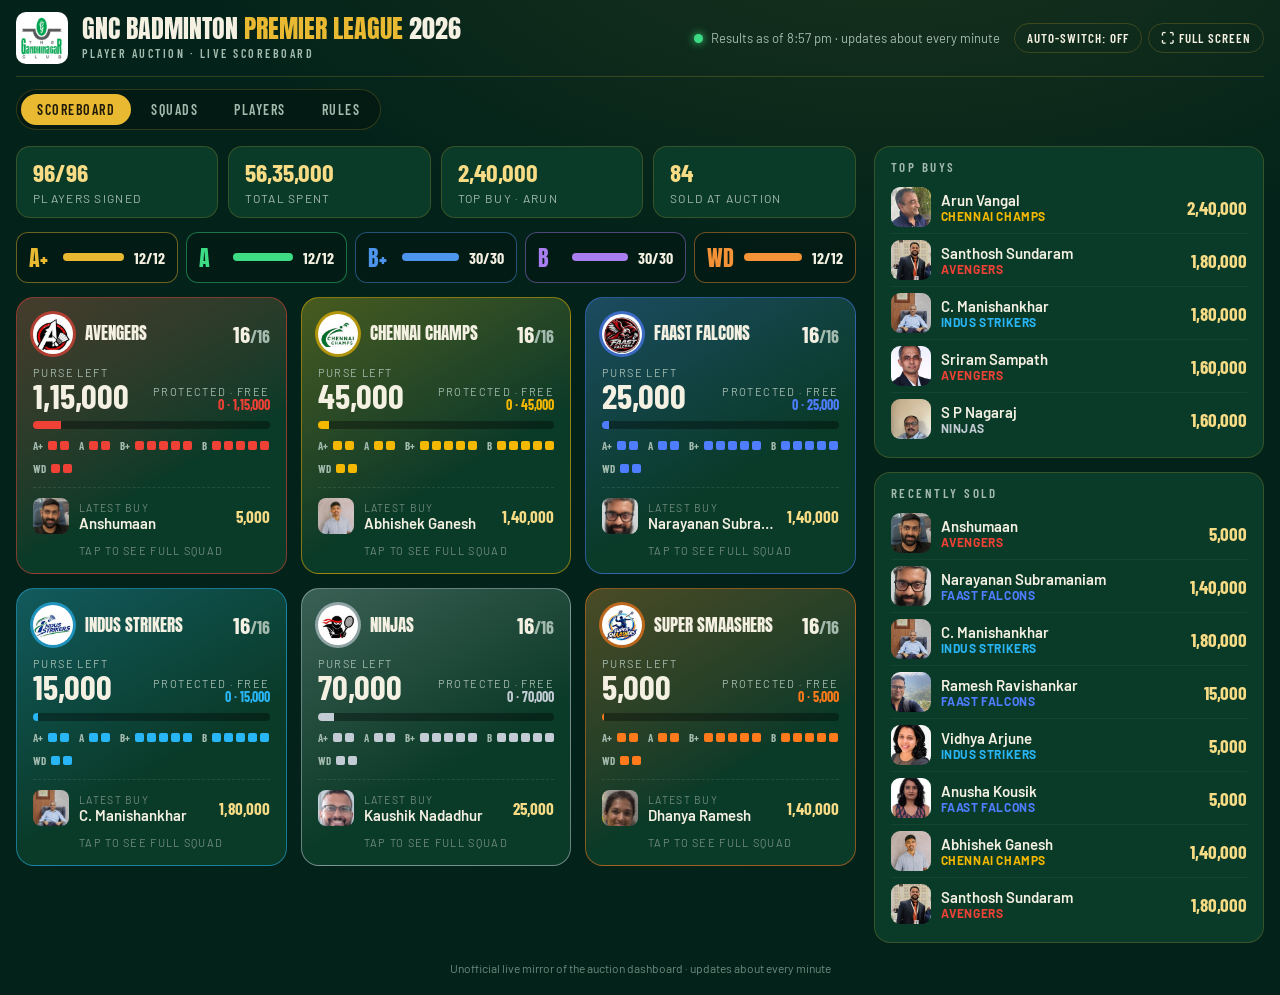
<file: index.html>
<!doctype html><html lang="en"><head><meta charset="utf-8"><meta name="viewport" content="width=device-width,initial-scale=1">
<title>GNC BPL 2026 · Live Scoreboard</title>
<link rel="icon" href="img/club.png"><link rel="stylesheet" href="https://fonts.googleapis.com/css2?family=Anton&family=Barlow+Condensed:wght@600;700&family=Barlow:wght@400;600&display=swap">
<style>:root{--bg:#03231a;--panel:#0a3a28;--panel2:#0e4631;--line:rgba(232,185,49,.2);--gold:#e8b931;--gold2:#f7dc85;--ink:#f4f0e2;--muted:#a3baae;--dim:#6f8a7d}
*{box-sizing:border-box}html,body{margin:0;background:var(--bg);color:var(--ink);font:15px Barlow,system-ui,sans-serif}
body{padding:0 16px 20px;background-image:radial-gradient(1200px 600px at 70% -10%,rgba(232,185,49,.1),transparent 60%)}
header{display:flex;align-items:center;gap:14px;padding:12px 0;border-bottom:1px solid var(--line);flex-wrap:wrap}
.club{width:52px;height:52px;border-radius:10px;background:#fff;padding:3px}
h1{font:400 clamp(20px,2vw,30px)/1 Anton,Impact,sans-serif;text-transform:uppercase;margin:0}h1 span{color:var(--gold)}
header p{margin:4px 0 0;font:600 12px "Barlow Condensed";letter-spacing:2.5px;text-transform:uppercase;color:var(--muted)}
.upd{margin-left:auto;font-size:13px;color:var(--muted);display:flex;align-items:center;gap:8px}.upd i{width:9px;height:9px;border-radius:50%;background:#3ddc84;box-shadow:0 0 8px #3ddc84}
main{display:grid;grid-template-columns:minmax(0,2.15fr) minmax(0,1fr);gap:18px;margin-top:16px;align-items:start}
.L,.R{display:flex;flex-direction:column;gap:14px;min-width:0}
.kp{display:grid;grid-template-columns:repeat(4,minmax(0,1fr));gap:10px}.kp div{background:var(--panel);border:1px solid var(--line);border-radius:14px;padding:12px 16px;min-width:0}
.kp b{display:block;font:700 clamp(22px,2vw,38px)/1 "Barlow Condensed";color:var(--gold2);white-space:nowrap;overflow:hidden;text-overflow:ellipsis}.kp span{display:block;margin-top:6px;font-size:12px;letter-spacing:1.3px;text-transform:uppercase;color:var(--muted)}
.cats{display:flex;gap:8px;flex-wrap:wrap}.c{flex:1 1 0;min-width:110px;display:flex;align-items:center;gap:10px;padding:8px 12px;border-radius:12px;background:rgba(0,0,0,.22);border:1px solid color-mix(in srgb,var(--q) 45%,transparent)}
.c b{font:400 22px Anton;color:var(--q);min-width:2.2ch}.c i{flex:1;height:8px;border-radius:9px;background:rgba(255,255,255,.08);overflow:hidden}.c u{display:block;height:100%;background:var(--q)}.c em{font:700 16px "Barlow Condensed";font-style:normal}
.teams{display:grid;grid-template-columns:repeat(3,minmax(0,1fr));gap:14px}
.t{border-radius:18px;background:linear-gradient(150deg,color-mix(in srgb,var(--tc) 26%,var(--panel)),var(--panel) 62%);border:1px solid color-mix(in srgb,var(--tc) 50%,transparent);min-width:0;overflow:hidden}
.t summary{list-style:none;cursor:pointer;padding:16px}.t summary::-webkit-details-marker{display:none}
.th{display:flex;align-items:center;gap:12px}.th .lg{width:clamp(40px,3vw,56px);height:clamp(40px,3vw,56px);border-radius:50%;box-shadow:0 0 0 3px color-mix(in srgb,var(--tc) 65%,transparent);background:#fff}
.th b{flex:1;min-width:0;font:400 clamp(17px,1.3vw,24px)/1 Anton;text-transform:uppercase;white-space:nowrap;overflow:hidden;text-overflow:ellipsis}.th em{font:700 18px "Barlow Condensed";font-style:normal;color:var(--muted)}.th em i{font-style:normal;color:var(--ink);font-size:1.3em}
.mn{display:grid;grid-template-columns:1fr auto;gap:8px;align-items:end;margin-top:12px}.mn span{display:block;font-size:11px;letter-spacing:1.4px;text-transform:uppercase;color:var(--muted)}
.mn b{display:block;font:700 clamp(30px,2.7vw,50px)/.95 "Barlow Condensed";white-space:nowrap}.mn .r{text-align:right}.mn b.s{font-size:clamp(14px,1.05vw,19px);color:var(--tc)}
.bar{height:8px;border-radius:9px;background:rgba(0,0,0,.35);margin-top:10px;overflow:hidden}.bar u{display:block;height:100%;background:var(--tc)}
.pips{display:flex;gap:10px;flex-wrap:wrap;margin-top:10px}.pg{display:flex;align-items:center;gap:3px}.pg em{font:700 11px "Barlow Condensed";font-style:normal;color:var(--muted);margin-right:2px}
.pg i{width:9px;height:9px;border-radius:2px;border:1px solid color-mix(in srgb,var(--tc) 70%,transparent)}.pg i.on{background:var(--tc)}
.lb{display:flex;align-items:center;gap:10px;margin-top:12px;padding-top:10px;border-top:1px dashed rgba(255,255,255,.1)}.lb img,.lb .np{width:36px;height:36px;border-radius:8px;object-fit:cover}
.lb div{flex:1;min-width:0}.lb small{display:block;font-size:10.5px;letter-spacing:1.3px;text-transform:uppercase;color:var(--dim)}.lb b{display:block;font-weight:600;white-space:nowrap;overflow:hidden;text-overflow:ellipsis}.lb>span{font:700 17px "Barlow Condensed";color:var(--gold2)}.lb.none{color:var(--dim);font-size:13px}
.more{margin-top:10px;font-size:11px;letter-spacing:1.3px;text-transform:uppercase;color:var(--dim);text-align:center}.t[open] .more{display:none}
.roster{padding:0 14px 14px}.rc{font:700 12px "Barlow Condensed";letter-spacing:2px;color:var(--q);margin:10px 2px 4px}
.rp{display:grid;grid-template-columns:30px minmax(0,1fr) auto;gap:8px;align-items:center;padding:4px;border-radius:8px;background:rgba(0,0,0,.18);margin-bottom:4px}.rp img,.rp .np{width:30px;height:30px;border-radius:6px;object-fit:cover}
.rp b{font-weight:500;font-size:13px;white-space:nowrap;overflow:hidden;text-overflow:ellipsis}.rp span{font:600 13px "Barlow Condensed";color:var(--gold2)}.rp.open{display:block;text-align:center;color:var(--dim);font-size:11px;letter-spacing:1px;text-transform:uppercase;background:none;border:1px dashed rgba(255,255,255,.1)}
.np{display:grid;place-items:center;background:#0c2a20;color:var(--gold);font-family:Anton}
.hero{border-radius:20px;padding:18px;background:linear-gradient(160deg,var(--panel2),var(--panel) 70%);border:1px solid var(--gold)}.hero.sold{border-color:var(--tc);background:linear-gradient(160deg,color-mix(in srgb,var(--tc) 30%,var(--panel)),var(--panel) 70%)}
.tag{display:inline-flex;align-items:center;gap:8px;font:700 14px "Barlow Condensed";letter-spacing:2.5px;text-transform:uppercase;color:var(--gold)}.hero.sold .tag{color:var(--tc)}.tag i{width:10px;height:10px;border-radius:50%;background:#ff6b5b;box-shadow:0 0 10px #ff6b5b}
.hb{display:grid;grid-template-columns:clamp(100px,7.5vw,150px) minmax(0,1fr);gap:16px;align-items:center;margin-top:12px}.big{width:100%;aspect-ratio:4/5;border-radius:14px;object-fit:cover;border:2px solid var(--gold);font-size:60px}.hero.sold .big{border-color:var(--tc)}
.hero h2{font:400 clamp(24px,2vw,38px)/.95 Anton;text-transform:uppercase;margin:4px 0 8px}.hero small{font:600 12px "Barlow Condensed";letter-spacing:2px;text-transform:uppercase;color:var(--muted)}
.amt{font:700 clamp(30px,2.6vw,50px)/1 "Barlow Condensed";color:var(--gold2)}.who{display:flex;align-items:center;gap:8px;margin-top:8px;font:700 18px "Barlow Condensed";text-transform:uppercase;color:var(--tc)}.who .lg{width:30px;height:30px;border-radius:50%;background:#fff}
.soon{color:var(--muted);font-size:18px}
.box{background:var(--panel);border:1px solid var(--line);border-radius:16px;padding:12px 16px}.box h4{margin:0 0 6px;font:600 13px "Barlow Condensed";letter-spacing:2.5px;text-transform:uppercase;color:var(--muted)}
.row{display:grid;grid-template-columns:40px minmax(0,1fr) auto;gap:10px;align-items:center;padding:6px 0;border-bottom:1px solid rgba(255,255,255,.05)}.row:last-child{border-bottom:0}
.row img,.row .np{width:40px;height:40px;border-radius:9px;object-fit:cover}.row b{display:block;font-weight:600;white-space:nowrap;overflow:hidden;text-overflow:ellipsis}.row small{display:block;font-size:12px;font-weight:700;letter-spacing:.6px;text-transform:uppercase;color:var(--tc)}
.row .p{font:700 19px "Barlow Condensed";color:var(--gold2)}.rk{font:400 20px Anton;color:var(--gold);text-align:center}.em{color:var(--muted)}
footer{margin-top:18px;text-align:center;color:var(--dim);font-size:12px}
@media (max-width:1200px){main{grid-template-columns:1fr}.L,.R{display:contents}.hero{order:-1}.teams{grid-template-columns:repeat(2,minmax(0,1fr))}}
@media (max-width:640px){.kp{grid-template-columns:repeat(2,minmax(0,1fr))}.teams{grid-template-columns:1fr}.upd{margin-left:0;width:100%}}
.tabs{display:flex;gap:4px;margin-top:12px;background:rgba(0,0,0,.25);padding:4px;border-radius:999px;border:1px solid var(--line);width:fit-content;max-width:100%;overflow-x:auto}
.tabs a{padding:7px 16px;border-radius:999px;font:600 14px "Barlow Condensed";letter-spacing:1.5px;text-transform:uppercase;color:var(--muted);text-decoration:none;white-space:nowrap}
.tabs a.on{background:var(--gold);color:#1d1a08}
[hidden]{display:none!important}
.sqs{display:grid;grid-template-columns:repeat(6,minmax(0,1fr));gap:12px;margin-top:16px}
.sq{border-radius:16px;background:linear-gradient(180deg,color-mix(in srgb,var(--tc) 26%,var(--panel)),var(--panel) 140px);border:1px solid color-mix(in srgb,var(--tc) 45%,transparent);padding:12px;min-width:0}
.sq .th b{font-size:clamp(15px,1.1vw,20px)}.sq .th .lg{width:40px;height:40px}
.sqm{display:flex;justify-content:space-between;gap:6px;flex-wrap:wrap;margin:10px 2px 4px;font-size:12px;color:var(--muted)}.sqm b{color:var(--ink);font:700 16px "Barlow Condensed"}
.rc em{font-style:normal;color:var(--muted)}
.flt{display:flex;gap:10px;flex-wrap:wrap;margin-top:16px}.seg{display:flex;gap:3px;background:rgba(0,0,0,.25);padding:3px;border-radius:10px;border:1px solid var(--line);flex-wrap:wrap}
.seg button{border:0;background:none;color:var(--muted);padding:6px 10px;border-radius:7px;font:600 13px "Barlow Condensed";letter-spacing:1px;text-transform:uppercase;cursor:pointer}.seg button.on{background:var(--panel2);color:var(--gold)}
.grid{display:grid;grid-template-columns:repeat(auto-fill,minmax(130px,1fr));gap:12px;margin-top:14px}
.pc{border-radius:12px;overflow:hidden;background:var(--panel);border:1px solid var(--line);min-width:0}.pc .im{position:relative;aspect-ratio:4/5;background:#0c2a20}
.pc .im img,.pc .im .np{width:100%;height:100%;object-fit:cover;display:grid;font-size:40px}.pc.sold .im img,.pc.ret .im img{filter:grayscale(.5) brightness(.75)}.pc.uns .im img{filter:grayscale(1) brightness(.5)}
.pc .no{position:absolute;left:0;top:0;background:var(--gold);color:#1d1a08;font:700 14px "Barlow Condensed";padding:1px 8px;border-bottom-right-radius:8px}
.pc .ct{position:absolute;right:6px;top:6px;color:#111;font:700 12px "Barlow Condensed";padding:1px 6px;border-radius:5px}
.pc b{display:block;padding:7px 8px 0;font-size:13px;line-height:1.15}.pc small{display:block;padding:3px 8px 8px;font:700 12px "Barlow Condensed";letter-spacing:.4px;text-transform:uppercase;color:var(--tc)}
.rules{max-width:1000px;margin:16px auto 0}.rules h2{font:400 clamp(24px,2.4vw,34px) Anton;text-transform:uppercase;margin:0}.rsub{color:var(--muted);margin:6px 0 12px}
.rlist{list-style:none;margin:0;padding:0}
.rlist .rule{display:grid;grid-template-columns:40px minmax(0,1fr);gap:14px;padding:18px 0;border-bottom:1px solid var(--line)}
.rlist .rn{width:40px;height:40px;border-radius:50%;background:var(--gold);color:#1d1a08;display:grid;place-items:center;font:700 20px "Barlow Condensed"}
.rlist .rule>div>b{display:block;font:400 clamp(18px,1.6vw,22px)/1.15 Anton;text-transform:uppercase;color:var(--gold2);margin:6px 0 8px;letter-spacing:.3px}
.rlist p{color:var(--muted);line-height:1.55;margin:0}.rlist p b{color:var(--ink);font-weight:600}.rlist p i{color:var(--dim)}
.rlist .ex{margin-top:12px;padding:12px 16px;border-left:3px solid var(--gold);background:rgba(255,255,255,.04);border-radius:0 10px 10px 0;line-height:1.55;min-width:0}
.rlist .ex small{display:block;font:700 12px "Barlow Condensed";letter-spacing:1.2px;text-transform:uppercase;color:var(--gold);margin-bottom:6px}
.rlist .ex span{display:block}.rlist .ex span+span{margin-top:6px}.rlist .ex b{color:var(--ink);font-weight:600}
.rlist .rtab{overflow-x:auto;margin:4px 0;-webkit-overflow-scrolling:touch}
.rlist table{width:100%;border-collapse:collapse;font-size:14px;min-width:520px}
.rlist th{text-align:left;font:700 12px "Barlow Condensed";letter-spacing:1px;text-transform:uppercase;color:var(--muted);padding:7px 10px;border-bottom:1px solid var(--line);white-space:nowrap}
.rlist td{padding:7px 10px;border-bottom:1px solid rgba(255,255,255,.06);white-space:nowrap}.rlist .r{text-align:right}.rlist tr.tot td{font-weight:700;border-top:1px solid var(--line)}
.rlist .rt-team{display:inline-flex;align-items:center;gap:8px}.rlist .rt-team img,.rlist .rt-team .lg{width:26px;height:26px;border-radius:50%;background:#fff;box-shadow:0 0 0 2px var(--tc)}.rlist .rt-team b{font-weight:600}
.rlist .fn{display:block;font-size:13px;color:var(--dim);margin-top:8px;white-space:normal;line-height:1.45}
@media (max-width:1200px){.sqs{grid-template-columns:repeat(3,minmax(0,1fr))}}
@media (max-width:640px){.sqs{grid-template-columns:1fr}.grid{grid-template-columns:repeat(2,minmax(0,1fr))}.tabs{width:100%;justify-content:space-between}.tabs a{padding:6px 9px;font-size:12.5px;letter-spacing:.8px}}
#sov{position:fixed;inset:0;z-index:50;display:grid;place-items:center;background:radial-gradient(circle at 50% 45%,color-mix(in srgb,var(--tc) 55%,#000) 0%,rgba(0,0,0,.92) 70%);cursor:pointer;padding:16px;animation:fi .25s}
#sov[hidden]{display:none!important}@keyframes fi{from{opacity:0}}
#sov .si{display:flex;align-items:center;gap:clamp(18px,4vw,56px);flex-wrap:wrap;justify-content:center;text-align:center}
#sov .sp{width:clamp(150px,22vw,300px);aspect-ratio:4/5;object-fit:cover;border-radius:18px;border:4px solid var(--gold);box-shadow:0 30px 80px rgba(0,0,0,.6);animation:pop .5s cubic-bezier(.2,1.4,.4,1)}
@keyframes pop{from{transform:scale(.6) rotate(-6deg);opacity:0}}
#sov .sw{font:400 clamp(70px,13vw,180px)/.85 Anton;color:var(--gold);letter-spacing:4px;animation:slam .45s cubic-bezier(.2,1.6,.4,1) .1s both}@keyframes slam{from{transform:scale(2.6);opacity:0}}
#sov .sn{font:400 clamp(28px,4vw,52px) Anton;text-transform:uppercase;margin-top:8px}
#sov .st{display:flex;align-items:center;justify-content:center;gap:14px;margin-top:14px}#sov .st img{width:64px;height:64px;border-radius:50%;background:#fff;box-shadow:0 0 0 4px var(--tc)}
#sov .st b{font:400 clamp(24px,3vw,40px) Anton;text-transform:uppercase;color:var(--tc)}
#sov .spr{font:700 clamp(44px,6vw,86px) "Barlow Condensed";margin-top:8px}
#sov .sd{position:absolute;bottom:18px;left:0;right:0;text-align:center;color:var(--muted);font-size:12px;letter-spacing:2px;text-transform:uppercase}
#cf{position:fixed;inset:0;pointer-events:none;z-index:60}
.sqsearch{display:flex;align-items:center;gap:12px;margin-top:16px}
.sqsearch input{flex:0 1 380px;min-width:0;background:rgba(0,0,0,.3);border:1px solid var(--line);border-radius:10px;color:var(--ink);padding:10px 14px;font:inherit;font-size:15px}
.sqsearch input:focus{outline:2px solid var(--gold);outline-offset:1px}
.sqsearch span{color:var(--muted);font-size:13px}
.rlist .rt-team img,.rlist .rt-team .lg{display:block;flex:none}.rlist .rt-team{display:flex}
.flt input{flex:1 1 220px;max-width:340px;min-width:0;background:rgba(0,0,0,.3);border:1px solid var(--line);border-radius:10px;color:var(--ink);padding:9px 13px;font:inherit}
.flt input:focus{outline:2px solid var(--gold);outline-offset:1px}

#sov .spw{position:relative;flex:none;margin-top:clamp(60px,8vw,110px)}
#sov .gvw{position:absolute;left:47%;top:0;width:83%;transform-origin:88% 50%;opacity:0;pointer-events:none;animation:gvSwing .55s cubic-bezier(.55,0,.9,.4) forwards;z-index:2}
#sov .gvw .gv{width:100%;display:block;filter:drop-shadow(0 14px 20px rgba(0,0,0,.55))}
@keyframes gvSwing{0%{opacity:1;transform:translateY(-102%) rotate(-70deg)}75%{opacity:1;transform:translateY(-102%) rotate(-8deg)}86%{opacity:1;transform:translateY(-102%) rotate(-15deg)}100%{opacity:1;transform:translateY(-102%) rotate(-12deg)}}
#sov .gbst{position:absolute;left:12%;top:0;width:62%;opacity:0;transform:translateY(-52%);pointer-events:none;animation:gvBurst .5s ease-out .42s forwards;z-index:2}
@keyframes gvBurst{0%{opacity:0;transform:translateY(-52%) scale(.3)}30%{opacity:1;transform:translateY(-52%) scale(1.1)}100%{opacity:0;transform:translateY(-52%) scale(1.4)}}
#sov .sp{animation:pop .5s cubic-bezier(.2,1.4,.4,1),gvBump .35s ease-out .42s}
@keyframes gvBump{40%{transform:translateY(8px) scale(.97)}}
#sov .sw{animation-delay:.45s}
#sov .si{animation:gvShake .3s .42s}@keyframes gvShake{20%{transform:translate(-4px,2px)}50%{transform:translate(4px,-2px)}80%{transform:translate(-2px,1px)}}

.tvb{display:flex;gap:6px}.tvb button{background:transparent;color:var(--ink);border:1px solid var(--line);border-radius:999px;padding:6px 12px;font:600 13px "Barlow Condensed";letter-spacing:1px;text-transform:uppercase;cursor:pointer}.tvb button.on{background:var(--gold);color:#1d1a08;border-color:var(--gold)}
body.fs footer{display:none}
@media (max-width:640px){.tvb{width:100%}.tvb button{flex:1}}
</style></head><body>
<header><img class="club" src="img/club.png" alt=""><div><h1>GNC Badminton <span>Premier League</span> 2026</h1><p>Player auction · live scoreboard</p></div>
<div class="upd"><i></i><span id="asof">Results as of 8:57 pm · updates about every minute</span></div><div class="tvb"><button id="bAuto" type="button" title="Switch between Scoreboard and Squads every minute">Auto-switch: off</button><button id="bFs" type="button">⛶ Full screen</button></div></header>
<nav class="tabs"><a href="#scoreboard" data-t="scoreboard">Scoreboard</a><a href="#squads" data-t="squads">Squads</a><a href="#players" data-t="players">Players</a><a href="#rules" data-t="rules">Rules</a></nav>
<main id="v-scoreboard" class="view"><div class="L"><div class="kp"><div><b>96/96</b><span>Players signed</span></div><div><b>56,35,000</b><span>Total spent</span></div><div><b>2,40,000</b><span>Top buy · Arun</span></div><div><b>84</b><span>Sold at auction</span></div></div>
<div class="cats"><div class="c" style="--q:#e8b931"><b>A+</b><i><u style="width:100%"></u></i><em>12/12</em></div><div class="c" style="--q:#3ddc84"><b>A</b><i><u style="width:100%"></u></i><em>12/12</em></div><div class="c" style="--q:#4d94ec"><b>B+</b><i><u style="width:100%"></u></i><em>30/30</em></div><div class="c" style="--q:#a97ef0"><b>B</b><i><u style="width:100%"></u></i><em>30/30</em></div><div class="c" style="--q:#f39237"><b>WD</b><i><u style="width:100%"></u></i><em>12/12</em></div></div><div class="teams"><details class="t" style="--tc:#ef4136"><summary><div class="th"><img class="lg" src="img/l0.png" alt=""><b>Avengers</b><em><i>16</i>/16</em></div>
<div class="mn"><div><span>Purse left</span><b>1,15,000</b></div><div class="r"><span>Protected · Free</span><b class="s">0 · 1,15,000</b></div></div>
<div class="bar"><u style="width:12%"></u></div><div class="pips"><span class="pg"><em>A+</em><i class="on"></i><i class="on"></i></span><span class="pg"><em>A</em><i class="on"></i><i class="on"></i></span><span class="pg"><em>B+</em><i class="on"></i><i class="on"></i><i class="on"></i><i class="on"></i><i class="on"></i></span><span class="pg"><em>B</em><i class="on"></i><i class="on"></i><i class="on"></i><i class="on"></i><i class="on"></i></span><span class="pg"><em>WD</em><i class="on"></i><i class="on"></i></span></div>
<div class="lb"><img class="" src="img/p60.jpg" alt="" loading="lazy"><div><small>Latest buy</small><b>Anshumaan</b></div><span>5,000</span></div>
<div class="more">Tap to see full squad</div></summary><div class="roster"><div class="rc" style="--q:#e8b931">A+</div><div class="rp"><img class="" src="img/p8.jpg" alt="" loading="lazy"><b>Nirav Hariharan</b><span>1,00,000</span></div><div class="rp"><img class="" src="img/p9.jpg" alt="" loading="lazy"><b>Rajarajan K</b><span>60,000</span></div><div class="rc" style="--q:#3ddc84">A</div><div class="rp"><img class="" src="img/p13.jpg" alt="" loading="lazy"><b>Abhinav Mathew</b><span>Owner</span></div><div class="rp"><img class="" src="img/p20.jpg" alt="" loading="lazy"><b>Priya Ananthanarayanan</b><span>1,20,000</span></div><div class="rc" style="--q:#4d94ec">B+</div><div class="rp"><img class="" src="img/p53.jpg" alt="" loading="lazy"><b>Vignesh</b><span>Strategist</span></div><div class="rp"><img class="" src="img/p49.jpg" alt="" loading="lazy"><b>Sriram Sampath</b><span>1,60,000</span></div><div class="rp"><img class="" src="img/p26.jpg" alt="" loading="lazy"><b>Ashwath Mahadev Subramanian</b><span>1,00,000</span></div><div class="rp"><img class="" src="img/p45.jpg" alt="" loading="lazy"><b>Shivaram</b><span>60,000</span></div><div class="rp"><img class="" src="img/p39.jpg" alt="" loading="lazy"><b>Raghavendran</b><span>5,000</span></div><div class="rc" style="--q:#a97ef0">B</div><div class="rp"><img class="" src="img/p83.jpg" alt="" loading="lazy"><b>Santhosh Sundaram</b><span>1,80,000</span></div><div class="rp"><img class="" src="img/p63.jpg" alt="" loading="lazy"><b>Aryan Varad Vangal</b><span>45,000</span></div><div class="rp"><img class="" src="img/p71.jpg" alt="" loading="lazy"><b>Lakshminarayanan K</b><span>10,000</span></div><div class="rp"><img class="" src="img/p55.jpg" alt="" loading="lazy"><b>A Chandrasekharan</b><span>5,000</span></div><div class="rp"><img class="" src="img/p60.jpg" alt="" loading="lazy"><b>Anshumaan</b><span>5,000</span></div><div class="rc" style="--q:#f39237">WD</div><div class="rp"><img class="" src="img/p107.jpg" alt="" loading="lazy"><b>Patricia</b><span>15,000</span></div><div class="rp"><img class="" src="img/p112.jpg" alt="" loading="lazy"><b>Zoya Maryam</b><span>5,000</span></div></div></details><details class="t" style="--tc:#f5b800"><summary><div class="th"><img class="lg" src="img/l1.png" alt=""><b>Chennai Champs</b><em><i>16</i>/16</em></div>
<div class="mn"><div><span>Purse left</span><b>45,000</b></div><div class="r"><span>Protected · Free</span><b class="s">0 · 45,000</b></div></div>
<div class="bar"><u style="width:5%"></u></div><div class="pips"><span class="pg"><em>A+</em><i class="on"></i><i class="on"></i></span><span class="pg"><em>A</em><i class="on"></i><i class="on"></i></span><span class="pg"><em>B+</em><i class="on"></i><i class="on"></i><i class="on"></i><i class="on"></i><i class="on"></i></span><span class="pg"><em>B</em><i class="on"></i><i class="on"></i><i class="on"></i><i class="on"></i><i class="on"></i></span><span class="pg"><em>WD</em><i class="on"></i><i class="on"></i></span></div>
<div class="lb"><img class="" src="img/p56.jpg" alt="" loading="lazy"><div><small>Latest buy</small><b>Abhishek Ganesh</b></div><span>1,40,000</span></div>
<div class="more">Tap to see full squad</div></summary><div class="roster"><div class="rc" style="--q:#e8b931">A+</div><div class="rp"><img class="" src="img/p6.jpg" alt="" loading="lazy"><b>Goutham</b><span>Strategist</span></div><div class="rp"><img class="" src="img/p3.jpg" alt="" loading="lazy"><b>Cheenu</b><span>60,000</span></div><div class="rc" style="--q:#3ddc84">A</div><div class="rp"><img class="" src="img/p15.jpg" alt="" loading="lazy"><b>Arun Vangal</b><span>2,40,000</span></div><div class="rp"><img class="" src="img/p14.jpg" alt="" loading="lazy"><b>Antara Ramkumar</b><span>5,000</span></div><div class="rc" style="--q:#4d94ec">B+</div><div class="rp"><img class="" src="img/p51.jpg" alt="" loading="lazy"><b>Umapathy</b><span>Owner</span></div><div class="rp"><img class="" src="img/p37.jpg" alt="" loading="lazy"><b>Pranav Sabherwal</b><span>1,40,000</span></div><div class="rp"><img class="" src="img/p46.jpg" alt="" loading="lazy"><b>Shruthi S</b><span>60,000</span></div><div class="rp"><img class="" src="img/p50.jpg" alt="" loading="lazy"><b>Sudarsan Ranganathan</b><span>20,000</span></div><div class="rp"><img class="" src="img/p34.jpg" alt="" loading="lazy"><b>Nandakumar Dhruvan</b><span>20,000</span></div><div class="rc" style="--q:#a97ef0">B</div><div class="rp"><img class="" src="img/p56.jpg" alt="" loading="lazy"><b>Abhishek Ganesh</b><span>1,40,000</span></div><div class="rp"><img class="" src="img/p95.jpg" alt="" loading="lazy"><b>Venu Srinivasan</b><span>90,000</span></div><div class="rp"><img class="" src="img/p89.jpg" alt="" loading="lazy"><b>Srihari</b><span>45,000</span></div><div class="rp"><img class="" src="img/p87.jpg" alt="" loading="lazy"><b>Shiva</b><span>30,000</span></div><div class="rp"><img class="" src="img/p82.jpg" alt="" loading="lazy"><b>Sanjay Bharathi</b><span>5,000</span></div><div class="rc" style="--q:#f39237">WD</div><div class="rp"><img class="" src="img/p100.jpg" alt="" loading="lazy"><b>Anusha</b><span>80,000</span></div><div class="rp"><img class="" src="img/p105.jpg" alt="" loading="lazy"><b>Neha Dhruvan</b><span>5,000</span></div></div></details><details class="t" style="--tc:#4f7dff"><summary><div class="th"><img class="lg" src="img/l5.png" alt=""><b>Faast Falcons</b><em><i>16</i>/16</em></div>
<div class="mn"><div><span>Purse left</span><b>25,000</b></div><div class="r"><span>Protected · Free</span><b class="s">0 · 25,000</b></div></div>
<div class="bar"><u style="width:3%"></u></div><div class="pips"><span class="pg"><em>A+</em><i class="on"></i><i class="on"></i></span><span class="pg"><em>A</em><i class="on"></i><i class="on"></i></span><span class="pg"><em>B+</em><i class="on"></i><i class="on"></i><i class="on"></i><i class="on"></i><i class="on"></i></span><span class="pg"><em>B</em><i class="on"></i><i class="on"></i><i class="on"></i><i class="on"></i><i class="on"></i></span><span class="pg"><em>WD</em><i class="on"></i><i class="on"></i></span></div>
<div class="lb"><img class="" src="img/p73.jpg" alt="" loading="lazy"><div><small>Latest buy</small><b>Narayanan Subramaniam</b></div><span>1,40,000</span></div>
<div class="more">Tap to see full squad</div></summary><div class="roster"><div class="rc" style="--q:#e8b931">A+</div><div class="rp"><img class="" src="img/p12.jpg" alt="" loading="lazy"><b>Shyam Dhruvan</b><span>70,000</span></div><div class="rp"><img class="" src="img/p11.jpg" alt="" loading="lazy"><b>Sandeep Srinivasan</b><span>70,000</span></div><div class="rc" style="--q:#3ddc84">A</div><div class="rp"><img class="" src="img/p16.jpg" alt="" loading="lazy"><b>K Balaji</b><span>Strategist</span></div><div class="rp"><img class="" src="img/p22.jpg" alt="" loading="lazy"><b>Shruti Bohra</b><span>70,000</span></div><div class="rc" style="--q:#4d94ec">B+</div><div class="rp"><img class="" src="img/p27.jpg" alt="" loading="lazy"><b>C S Karthik</b><span>1,60,000</span></div><div class="rp"><img class="" src="img/p32.jpg" alt="" loading="lazy"><b>Lokanathan M S</b><span>1,20,000</span></div><div class="rp"><img class="" src="img/p41.jpg" alt="" loading="lazy"><b>Ranjith Bohra</b><span>1,00,000</span></div><div class="rp"><img class="" src="img/p42.jpg" alt="" loading="lazy"><b>Rashmee Gopalan</b><span>90,000</span></div><div class="rp"><img class="" src="img/p43.jpg" alt="" loading="lazy"><b>S Sridhar</b><span>15,000</span></div><div class="rc" style="--q:#a97ef0">B</div><div class="rp"><img class="" src="img/p65.jpg" alt="" loading="lazy"><b>Bharath Cola</b><span>Owner</span></div><div class="rp"><img class="" src="img/p73.jpg" alt="" loading="lazy"><b>Narayanan Subramaniam</b><span>1,40,000</span></div><div class="rp"><img class="" src="img/p92.jpg" alt="" loading="lazy"><b>Uma Maheswari</b><span>50,000</span></div><div class="rp"><img class="" src="img/p79.jpg" alt="" loading="lazy"><b>Ramesh Ravishankar</b><span>15,000</span></div><div class="rp"><img class="" src="img/p76.jpg" alt="" loading="lazy"><b>Preethika</b><span>5,000</span></div><div class="rc" style="--q:#f39237">WD</div><div class="rp"><img class="" src="img/p103.jpg" alt="" loading="lazy"><b>Lekha Mithra</b><span>50,000</span></div><div class="rp"><img class="" src="img/p101.jpg" alt="" loading="lazy"><b>Anusha Kousik</b><span>5,000</span></div></div></details><details class="t" style="--tc:#29b6f6"><summary><div class="th"><img class="lg" src="img/l2.png" alt=""><b>Indus Strikers</b><em><i>16</i>/16</em></div>
<div class="mn"><div><span>Purse left</span><b>15,000</b></div><div class="r"><span>Protected · Free</span><b class="s">0 · 15,000</b></div></div>
<div class="bar"><u style="width:2%"></u></div><div class="pips"><span class="pg"><em>A+</em><i class="on"></i><i class="on"></i></span><span class="pg"><em>A</em><i class="on"></i><i class="on"></i></span><span class="pg"><em>B+</em><i class="on"></i><i class="on"></i><i class="on"></i><i class="on"></i><i class="on"></i></span><span class="pg"><em>B</em><i class="on"></i><i class="on"></i><i class="on"></i><i class="on"></i><i class="on"></i></span><span class="pg"><em>WD</em><i class="on"></i><i class="on"></i></span></div>
<div class="lb"><img class="" src="img/p66.jpg" alt="" loading="lazy"><div><small>Latest buy</small><b>C. Manishankhar</b></div><span>1,80,000</span></div>
<div class="more">Tap to see full squad</div></summary><div class="roster"><div class="rc" style="--q:#e8b931">A+</div><div class="rp"><img class="" src="img/p10.jpg" alt="" loading="lazy"><b>Rohit Krishnan</b><span>Owner</span></div><div class="rp"><img class="" src="img/p7.jpg" alt="" loading="lazy"><b>Jayanth</b><span>1,20,000</span></div><div class="rc" style="--q:#3ddc84">A</div><div class="rp"><img class="" src="img/p24.jpg" alt="" loading="lazy"><b>Vijay Krishnan</b><span>Strategist</span></div><div class="rp"><img class="" src="img/p23.jpg" alt="" loading="lazy"><b>Varun Arjune</b><span>70,000</span></div><div class="rc" style="--q:#4d94ec">B+</div><div class="rp"><img class="" src="img/p48.jpg" alt="" loading="lazy"><b>Srikanth</b><span>1,40,000</span></div><div class="rp"><img class="" src="img/p25.jpg" alt="" loading="lazy"><b>Abbishek V Bharadwaj</b><span>1,00,000</span></div><div class="rp"><img class="" src="img/p30.jpg" alt="" loading="lazy"><b>Karthick Chacha</b><span>80,000</span></div><div class="rp"><img class="" src="img/p38.jpg" alt="" loading="lazy"><b>Radhakrishnan Sreenivasan (RK)</b><span>70,000</span></div><div class="rp"><img class="" src="img/p40.jpg" alt="" loading="lazy"><b>Ramarao Y</b><span>45,000</span></div><div class="rc" style="--q:#a97ef0">B</div><div class="rp"><img class="" src="img/p66.jpg" alt="" loading="lazy"><b>C. Manishankhar</b><span>1,80,000</span></div><div class="rp"><img class="" src="img/p94.jpg" alt="" loading="lazy"><b>Varun Shanmugam</b><span>40,000</span></div><div class="rp"><img class="" src="img/p62.jpg" alt="" loading="lazy"><b>Arjune Santhanam</b><span>30,000</span></div><div class="rp"><img class="" src="img/p93.jpg" alt="" loading="lazy"><b>V. Yathin Mitran</b><span>5,000</span></div><div class="rp"><img class="" src="img/p97.jpg" alt="" loading="lazy"><b>Vishnu Raman</b><span>5,000</span></div><div class="rc" style="--q:#f39237">WD</div><div class="rp"><img class="" src="img/p102.jpg" alt="" loading="lazy"><b>Darshana</b><span>80,000</span></div><div class="rp"><img class="" src="img/p111.jpg" alt="" loading="lazy"><b>Vidhya Arjune</b><span>5,000</span></div></div></details><details class="t" style="--tc:#c3ccd4"><summary><div class="th"><img class="lg" src="img/l3.png" alt=""><b>Ninjas</b><em><i>16</i>/16</em></div>
<div class="mn"><div><span>Purse left</span><b>70,000</b></div><div class="r"><span>Protected · Free</span><b class="s">0 · 70,000</b></div></div>
<div class="bar"><u style="width:7%"></u></div><div class="pips"><span class="pg"><em>A+</em><i class="on"></i><i class="on"></i></span><span class="pg"><em>A</em><i class="on"></i><i class="on"></i></span><span class="pg"><em>B+</em><i class="on"></i><i class="on"></i><i class="on"></i><i class="on"></i><i class="on"></i></span><span class="pg"><em>B</em><i class="on"></i><i class="on"></i><i class="on"></i><i class="on"></i><i class="on"></i></span><span class="pg"><em>WD</em><i class="on"></i><i class="on"></i></span></div>
<div class="lb"><img class="" src="img/p70.jpg" alt="" loading="lazy"><div><small>Latest buy</small><b>Kaushik Nadadhur</b></div><span>25,000</span></div>
<div class="more">Tap to see full squad</div></summary><div class="roster"><div class="rc" style="--q:#e8b931">A+</div><div class="rp"><img class="" src="img/p1.jpg" alt="" loading="lazy"><b>Aadith Prasad</b><span>60,000</span></div><div class="rp"><img class="" src="img/p5.jpg" alt="" loading="lazy"><b>Gourav</b><span>60,000</span></div><div class="rc" style="--q:#3ddc84">A</div><div class="rp"><img class="" src="img/p18.jpg" alt="" loading="lazy"><b>Nishant Vijayakumar</b><span>Strategist</span></div><div class="rp"><img class="" src="img/p19.jpg" alt="" loading="lazy"><b>Pravin Jayabal</b><span>70,000</span></div><div class="rc" style="--q:#4d94ec">B+</div><div class="rp"><img class="" src="img/p47.jpg" alt="" loading="lazy"><b>Sneha Kumar</b><span>Owner</span></div><div class="rp"><img class="" src="img/p54.jpg" alt="" loading="lazy"><b>Vijay Chandramouli</b><span>1,40,000</span></div><div class="rp"><img class="" src="img/p29.jpg" alt="" loading="lazy"><b>Kaavya Sekar</b><span>1,20,000</span></div><div class="rp"><img class="" src="img/p44.jpg" alt="" loading="lazy"><b>Shiv Bose</b><span>70,000</span></div><div class="rp"><img class="" src="img/p35.jpg" alt="" loading="lazy"><b>Nikhil Iyer</b><span>5,000</span></div><div class="rc" style="--q:#a97ef0">B</div><div class="rp"><img class="" src="img/p80.jpg" alt="" loading="lazy"><b>S P Nagaraj</b><span>1,60,000</span></div><div class="rp"><img class="" src="img/p91.jpg" alt="" loading="lazy"><b>Srish</b><span>90,000</span></div><div class="rp"><img class="" src="img/p70.jpg" alt="" loading="lazy"><b>Kaushik Nadadhur</b><span>25,000</span></div><div class="rp"><img class="" src="img/p67.jpg" alt="" loading="lazy"><b>Dushyanth</b><span>5,000</span></div><div class="rp"><img class="" src="img/p77.jpg" alt="" loading="lazy"><b>R Ashwin</b><span>5,000</span></div><div class="rc" style="--q:#f39237">WD</div><div class="rp"><img class="" src="img/p106.jpg" alt="" loading="lazy"><b>Nitara Hariharan</b><span>70,000</span></div><div class="rp"><img class="" src="img/p98.jpg" alt="" loading="lazy"><b>Adithy Srinaath</b><span>35,000</span></div></div></details><details class="t" style="--tc:#ff7a1a"><summary><div class="th"><img class="lg" src="img/l4.png" alt=""><b>Super Smaashers</b><em><i>16</i>/16</em></div>
<div class="mn"><div><span>Purse left</span><b>5,000</b></div><div class="r"><span>Protected · Free</span><b class="s">0 · 5,000</b></div></div>
<div class="bar"><u style="width:1%"></u></div><div class="pips"><span class="pg"><em>A+</em><i class="on"></i><i class="on"></i></span><span class="pg"><em>A</em><i class="on"></i><i class="on"></i></span><span class="pg"><em>B+</em><i class="on"></i><i class="on"></i><i class="on"></i><i class="on"></i><i class="on"></i></span><span class="pg"><em>B</em><i class="on"></i><i class="on"></i><i class="on"></i><i class="on"></i><i class="on"></i></span><span class="pg"><em>WD</em><i class="on"></i><i class="on"></i></span></div>
<div class="lb"><img class="" src="img/p28.jpg" alt="" loading="lazy"><div><small>Latest buy</small><b>Dhanya Ramesh</b></div><span>1,40,000</span></div>
<div class="more">Tap to see full squad</div></summary><div class="roster"><div class="rc" style="--q:#e8b931">A+</div><div class="rp"><img class="" src="img/p2.jpg" alt="" loading="lazy"><b>Adarsh Nagaraj</b><span>Strategist</span></div><div class="rp"><img class="" src="img/p4.jpg" alt="" loading="lazy"><b>Chirrag Sheth</b><span>1,20,000</span></div><div class="rc" style="--q:#3ddc84">A</div><div class="rp"><img class="" src="img/p17.jpg" alt="" loading="lazy"><b>Munna</b><span>1,20,000</span></div><div class="rp"><img class="" src="img/p21.jpg" alt="" loading="lazy"><b>Satish Balasubramanian</b><span>45,000</span></div><div class="rc" style="--q:#4d94ec">B+</div><div class="rp"><img class="" src="img/p28.jpg" alt="" loading="lazy"><b>Dhanya Ramesh</b><span>1,40,000</span></div><div class="rp"><img class="" src="img/p33.jpg" alt="" loading="lazy"><b>Manish Sasikanth</b><span>70,000</span></div><div class="rp"><img class="" src="img/p52.jpg" alt="" loading="lazy"><b>Umasangar</b><span>50,000</span></div><div class="rp"><img class="" src="img/p36.jpg" alt="" loading="lazy"><b>Prakash Dakshinamurthy</b><span>45,000</span></div><div class="rp"><img class="" src="img/p31.jpg" alt="" loading="lazy"><b>Lavanya Iyer</b><span>45,000</span></div><div class="rc" style="--q:#a97ef0">B</div><div class="rp"><img class="" src="img/p58.jpg" alt="" loading="lazy"><b>Andy</b><span>Owner</span></div><div class="rp"><img class="" src="img/p90.jpg" alt="" loading="lazy"><b>Sriram</b><span>1,20,000</span></div><div class="rp"><img class="" src="img/p72.jpg" alt="" loading="lazy"><b>Mahesh D</b><span>1,00,000</span></div><div class="rp"><img class="" src="img/p78.jpg" alt="" loading="lazy"><b>Ram</b><span>5,000</span></div><div class="rp"><img class="" src="img/p74.jpg" alt="" loading="lazy"><b>Pooja Aadith</b><span>5,000</span></div><div class="rc" style="--q:#f39237">WD</div><div class="rp"><img class="" src="img/p109.jpg" alt="" loading="lazy"><b>Reema Sundaram</b><span>70,000</span></div><div class="rp"><img class="" src="img/p108.jpg" alt="" loading="lazy"><b>Priya Subramanian</b><span>45,000</span></div></div></details></div></div>
<div class="R"><div class="box"><h4>Top buys</h4><div class="row" style="--tc:#f5b800"><img class="" src="img/p15.jpg" alt="" loading="lazy"><div><b>Arun Vangal</b><small>Chennai Champs</small></div><span class="p">2,40,000</span></div><div class="row" style="--tc:#ef4136"><img class="" src="img/p83.jpg" alt="" loading="lazy"><div><b>Santhosh Sundaram</b><small>Avengers</small></div><span class="p">1,80,000</span></div><div class="row" style="--tc:#29b6f6"><img class="" src="img/p66.jpg" alt="" loading="lazy"><div><b>C. Manishankhar</b><small>Indus Strikers</small></div><span class="p">1,80,000</span></div><div class="row" style="--tc:#ef4136"><img class="" src="img/p49.jpg" alt="" loading="lazy"><div><b>Sriram Sampath</b><small>Avengers</small></div><span class="p">1,60,000</span></div><div class="row" style="--tc:#c3ccd4"><img class="" src="img/p80.jpg" alt="" loading="lazy"><div><b>S P Nagaraj</b><small>Ninjas</small></div><span class="p">1,60,000</span></div></div><div class="box"><h4>Recently sold</h4><div class="row" style="--tc:#ef4136"><img class="" src="img/p60.jpg" alt="" loading="lazy"><div><b>Anshumaan</b><small>Avengers</small></div><span class="p">5,000</span></div><div class="row" style="--tc:#4f7dff"><img class="" src="img/p73.jpg" alt="" loading="lazy"><div><b>Narayanan Subramaniam</b><small>Faast Falcons</small></div><span class="p">1,40,000</span></div><div class="row" style="--tc:#29b6f6"><img class="" src="img/p66.jpg" alt="" loading="lazy"><div><b>C. Manishankhar</b><small>Indus Strikers</small></div><span class="p">1,80,000</span></div><div class="row" style="--tc:#4f7dff"><img class="" src="img/p79.jpg" alt="" loading="lazy"><div><b>Ramesh Ravishankar</b><small>Faast Falcons</small></div><span class="p">15,000</span></div><div class="row" style="--tc:#29b6f6"><img class="" src="img/p111.jpg" alt="" loading="lazy"><div><b>Vidhya Arjune</b><small>Indus Strikers</small></div><span class="p">5,000</span></div><div class="row" style="--tc:#4f7dff"><img class="" src="img/p101.jpg" alt="" loading="lazy"><div><b>Anusha Kousik</b><small>Faast Falcons</small></div><span class="p">5,000</span></div><div class="row" style="--tc:#f5b800"><img class="" src="img/p56.jpg" alt="" loading="lazy"><div><b>Abhishek Ganesh</b><small>Chennai Champs</small></div><span class="p">1,40,000</span></div><div class="row" style="--tc:#ef4136"><img class="" src="img/p83.jpg" alt="" loading="lazy"><div><b>Santhosh Sundaram</b><small>Avengers</small></div><span class="p">1,80,000</span></div></div></div></main>
<section id="v-squads" class="view" hidden><div class="sqsearch"><input id="sqq" type="search" placeholder="Search a player…" autocomplete="off"><span id="sqn"></span></div><div class="sqs"><div class="sq" style="--tc:#ef4136"><div class="th"><img class="lg" src="img/l0.png" alt=""><b>Avengers</b><em><i>16</i>/16</em></div><div class="sqm"><span>Purse left <b>1,15,000</b></span><span>Spent <b>8,70,000</b></span></div><div class="rc" style="--q:#e8b931">A+ <em>2/2</em></div><div class="rp"><img class="" src="img/p8.jpg" alt="" loading="lazy"><b>Nirav Hariharan</b><span>1,00,000</span></div><div class="rp"><img class="" src="img/p9.jpg" alt="" loading="lazy"><b>Rajarajan K</b><span>60,000</span></div><div class="rc" style="--q:#3ddc84">A <em>2/2</em></div><div class="rp"><img class="" src="img/p13.jpg" alt="" loading="lazy"><b>Abhinav Mathew</b><span>Owner</span></div><div class="rp"><img class="" src="img/p20.jpg" alt="" loading="lazy"><b>Priya Ananthanarayanan</b><span>1,20,000</span></div><div class="rc" style="--q:#4d94ec">B+ <em>5/5</em></div><div class="rp"><img class="" src="img/p53.jpg" alt="" loading="lazy"><b>Vignesh</b><span>Strategist</span></div><div class="rp"><img class="" src="img/p49.jpg" alt="" loading="lazy"><b>Sriram Sampath</b><span>1,60,000</span></div><div class="rp"><img class="" src="img/p26.jpg" alt="" loading="lazy"><b>Ashwath Mahadev Subramanian</b><span>1,00,000</span></div><div class="rp"><img class="" src="img/p45.jpg" alt="" loading="lazy"><b>Shivaram</b><span>60,000</span></div><div class="rp"><img class="" src="img/p39.jpg" alt="" loading="lazy"><b>Raghavendran</b><span>5,000</span></div><div class="rc" style="--q:#a97ef0">B <em>5/5</em></div><div class="rp"><img class="" src="img/p83.jpg" alt="" loading="lazy"><b>Santhosh Sundaram</b><span>1,80,000</span></div><div class="rp"><img class="" src="img/p63.jpg" alt="" loading="lazy"><b>Aryan Varad Vangal</b><span>45,000</span></div><div class="rp"><img class="" src="img/p71.jpg" alt="" loading="lazy"><b>Lakshminarayanan K</b><span>10,000</span></div><div class="rp"><img class="" src="img/p55.jpg" alt="" loading="lazy"><b>A Chandrasekharan</b><span>5,000</span></div><div class="rp"><img class="" src="img/p60.jpg" alt="" loading="lazy"><b>Anshumaan</b><span>5,000</span></div><div class="rc" style="--q:#f39237">WD <em>2/2</em></div><div class="rp"><img class="" src="img/p107.jpg" alt="" loading="lazy"><b>Patricia</b><span>15,000</span></div><div class="rp"><img class="" src="img/p112.jpg" alt="" loading="lazy"><b>Zoya Maryam</b><span>5,000</span></div></div><div class="sq" style="--tc:#f5b800"><div class="th"><img class="lg" src="img/l1.png" alt=""><b>Chennai Champs</b><em><i>16</i>/16</em></div><div class="sqm"><span>Purse left <b>45,000</b></span><span>Spent <b>9,40,000</b></span></div><div class="rc" style="--q:#e8b931">A+ <em>2/2</em></div><div class="rp"><img class="" src="img/p6.jpg" alt="" loading="lazy"><b>Goutham</b><span>Strategist</span></div><div class="rp"><img class="" src="img/p3.jpg" alt="" loading="lazy"><b>Cheenu</b><span>60,000</span></div><div class="rc" style="--q:#3ddc84">A <em>2/2</em></div><div class="rp"><img class="" src="img/p15.jpg" alt="" loading="lazy"><b>Arun Vangal</b><span>2,40,000</span></div><div class="rp"><img class="" src="img/p14.jpg" alt="" loading="lazy"><b>Antara Ramkumar</b><span>5,000</span></div><div class="rc" style="--q:#4d94ec">B+ <em>5/5</em></div><div class="rp"><img class="" src="img/p51.jpg" alt="" loading="lazy"><b>Umapathy</b><span>Owner</span></div><div class="rp"><img class="" src="img/p37.jpg" alt="" loading="lazy"><b>Pranav Sabherwal</b><span>1,40,000</span></div><div class="rp"><img class="" src="img/p46.jpg" alt="" loading="lazy"><b>Shruthi S</b><span>60,000</span></div><div class="rp"><img class="" src="img/p50.jpg" alt="" loading="lazy"><b>Sudarsan Ranganathan</b><span>20,000</span></div><div class="rp"><img class="" src="img/p34.jpg" alt="" loading="lazy"><b>Nandakumar Dhruvan</b><span>20,000</span></div><div class="rc" style="--q:#a97ef0">B <em>5/5</em></div><div class="rp"><img class="" src="img/p56.jpg" alt="" loading="lazy"><b>Abhishek Ganesh</b><span>1,40,000</span></div><div class="rp"><img class="" src="img/p95.jpg" alt="" loading="lazy"><b>Venu Srinivasan</b><span>90,000</span></div><div class="rp"><img class="" src="img/p89.jpg" alt="" loading="lazy"><b>Srihari</b><span>45,000</span></div><div class="rp"><img class="" src="img/p87.jpg" alt="" loading="lazy"><b>Shiva</b><span>30,000</span></div><div class="rp"><img class="" src="img/p82.jpg" alt="" loading="lazy"><b>Sanjay Bharathi</b><span>5,000</span></div><div class="rc" style="--q:#f39237">WD <em>2/2</em></div><div class="rp"><img class="" src="img/p100.jpg" alt="" loading="lazy"><b>Anusha</b><span>80,000</span></div><div class="rp"><img class="" src="img/p105.jpg" alt="" loading="lazy"><b>Neha Dhruvan</b><span>5,000</span></div></div><div class="sq" style="--tc:#4f7dff"><div class="th"><img class="lg" src="img/l5.png" alt=""><b>Faast Falcons</b><em><i>16</i>/16</em></div><div class="sqm"><span>Purse left <b>25,000</b></span><span>Spent <b>9,60,000</b></span></div><div class="rc" style="--q:#e8b931">A+ <em>2/2</em></div><div class="rp"><img class="" src="img/p12.jpg" alt="" loading="lazy"><b>Shyam Dhruvan</b><span>70,000</span></div><div class="rp"><img class="" src="img/p11.jpg" alt="" loading="lazy"><b>Sandeep Srinivasan</b><span>70,000</span></div><div class="rc" style="--q:#3ddc84">A <em>2/2</em></div><div class="rp"><img class="" src="img/p16.jpg" alt="" loading="lazy"><b>K Balaji</b><span>Strategist</span></div><div class="rp"><img class="" src="img/p22.jpg" alt="" loading="lazy"><b>Shruti Bohra</b><span>70,000</span></div><div class="rc" style="--q:#4d94ec">B+ <em>5/5</em></div><div class="rp"><img class="" src="img/p27.jpg" alt="" loading="lazy"><b>C S Karthik</b><span>1,60,000</span></div><div class="rp"><img class="" src="img/p32.jpg" alt="" loading="lazy"><b>Lokanathan M S</b><span>1,20,000</span></div><div class="rp"><img class="" src="img/p41.jpg" alt="" loading="lazy"><b>Ranjith Bohra</b><span>1,00,000</span></div><div class="rp"><img class="" src="img/p42.jpg" alt="" loading="lazy"><b>Rashmee Gopalan</b><span>90,000</span></div><div class="rp"><img class="" src="img/p43.jpg" alt="" loading="lazy"><b>S Sridhar</b><span>15,000</span></div><div class="rc" style="--q:#a97ef0">B <em>5/5</em></div><div class="rp"><img class="" src="img/p65.jpg" alt="" loading="lazy"><b>Bharath Cola</b><span>Owner</span></div><div class="rp"><img class="" src="img/p73.jpg" alt="" loading="lazy"><b>Narayanan Subramaniam</b><span>1,40,000</span></div><div class="rp"><img class="" src="img/p92.jpg" alt="" loading="lazy"><b>Uma Maheswari</b><span>50,000</span></div><div class="rp"><img class="" src="img/p79.jpg" alt="" loading="lazy"><b>Ramesh Ravishankar</b><span>15,000</span></div><div class="rp"><img class="" src="img/p76.jpg" alt="" loading="lazy"><b>Preethika</b><span>5,000</span></div><div class="rc" style="--q:#f39237">WD <em>2/2</em></div><div class="rp"><img class="" src="img/p103.jpg" alt="" loading="lazy"><b>Lekha Mithra</b><span>50,000</span></div><div class="rp"><img class="" src="img/p101.jpg" alt="" loading="lazy"><b>Anusha Kousik</b><span>5,000</span></div></div><div class="sq" style="--tc:#29b6f6"><div class="th"><img class="lg" src="img/l2.png" alt=""><b>Indus Strikers</b><em><i>16</i>/16</em></div><div class="sqm"><span>Purse left <b>15,000</b></span><span>Spent <b>9,70,000</b></span></div><div class="rc" style="--q:#e8b931">A+ <em>2/2</em></div><div class="rp"><img class="" src="img/p10.jpg" alt="" loading="lazy"><b>Rohit Krishnan</b><span>Owner</span></div><div class="rp"><img class="" src="img/p7.jpg" alt="" loading="lazy"><b>Jayanth</b><span>1,20,000</span></div><div class="rc" style="--q:#3ddc84">A <em>2/2</em></div><div class="rp"><img class="" src="img/p24.jpg" alt="" loading="lazy"><b>Vijay Krishnan</b><span>Strategist</span></div><div class="rp"><img class="" src="img/p23.jpg" alt="" loading="lazy"><b>Varun Arjune</b><span>70,000</span></div><div class="rc" style="--q:#4d94ec">B+ <em>5/5</em></div><div class="rp"><img class="" src="img/p48.jpg" alt="" loading="lazy"><b>Srikanth</b><span>1,40,000</span></div><div class="rp"><img class="" src="img/p25.jpg" alt="" loading="lazy"><b>Abbishek V Bharadwaj</b><span>1,00,000</span></div><div class="rp"><img class="" src="img/p30.jpg" alt="" loading="lazy"><b>Karthick Chacha</b><span>80,000</span></div><div class="rp"><img class="" src="img/p38.jpg" alt="" loading="lazy"><b>Radhakrishnan Sreenivasan (RK)</b><span>70,000</span></div><div class="rp"><img class="" src="img/p40.jpg" alt="" loading="lazy"><b>Ramarao Y</b><span>45,000</span></div><div class="rc" style="--q:#a97ef0">B <em>5/5</em></div><div class="rp"><img class="" src="img/p66.jpg" alt="" loading="lazy"><b>C. Manishankhar</b><span>1,80,000</span></div><div class="rp"><img class="" src="img/p94.jpg" alt="" loading="lazy"><b>Varun Shanmugam</b><span>40,000</span></div><div class="rp"><img class="" src="img/p62.jpg" alt="" loading="lazy"><b>Arjune Santhanam</b><span>30,000</span></div><div class="rp"><img class="" src="img/p93.jpg" alt="" loading="lazy"><b>V. Yathin Mitran</b><span>5,000</span></div><div class="rp"><img class="" src="img/p97.jpg" alt="" loading="lazy"><b>Vishnu Raman</b><span>5,000</span></div><div class="rc" style="--q:#f39237">WD <em>2/2</em></div><div class="rp"><img class="" src="img/p102.jpg" alt="" loading="lazy"><b>Darshana</b><span>80,000</span></div><div class="rp"><img class="" src="img/p111.jpg" alt="" loading="lazy"><b>Vidhya Arjune</b><span>5,000</span></div></div><div class="sq" style="--tc:#c3ccd4"><div class="th"><img class="lg" src="img/l3.png" alt=""><b>Ninjas</b><em><i>16</i>/16</em></div><div class="sqm"><span>Purse left <b>70,000</b></span><span>Spent <b>9,15,000</b></span></div><div class="rc" style="--q:#e8b931">A+ <em>2/2</em></div><div class="rp"><img class="" src="img/p1.jpg" alt="" loading="lazy"><b>Aadith Prasad</b><span>60,000</span></div><div class="rp"><img class="" src="img/p5.jpg" alt="" loading="lazy"><b>Gourav</b><span>60,000</span></div><div class="rc" style="--q:#3ddc84">A <em>2/2</em></div><div class="rp"><img class="" src="img/p18.jpg" alt="" loading="lazy"><b>Nishant Vijayakumar</b><span>Strategist</span></div><div class="rp"><img class="" src="img/p19.jpg" alt="" loading="lazy"><b>Pravin Jayabal</b><span>70,000</span></div><div class="rc" style="--q:#4d94ec">B+ <em>5/5</em></div><div class="rp"><img class="" src="img/p47.jpg" alt="" loading="lazy"><b>Sneha Kumar</b><span>Owner</span></div><div class="rp"><img class="" src="img/p54.jpg" alt="" loading="lazy"><b>Vijay Chandramouli</b><span>1,40,000</span></div><div class="rp"><img class="" src="img/p29.jpg" alt="" loading="lazy"><b>Kaavya Sekar</b><span>1,20,000</span></div><div class="rp"><img class="" src="img/p44.jpg" alt="" loading="lazy"><b>Shiv Bose</b><span>70,000</span></div><div class="rp"><img class="" src="img/p35.jpg" alt="" loading="lazy"><b>Nikhil Iyer</b><span>5,000</span></div><div class="rc" style="--q:#a97ef0">B <em>5/5</em></div><div class="rp"><img class="" src="img/p80.jpg" alt="" loading="lazy"><b>S P Nagaraj</b><span>1,60,000</span></div><div class="rp"><img class="" src="img/p91.jpg" alt="" loading="lazy"><b>Srish</b><span>90,000</span></div><div class="rp"><img class="" src="img/p70.jpg" alt="" loading="lazy"><b>Kaushik Nadadhur</b><span>25,000</span></div><div class="rp"><img class="" src="img/p67.jpg" alt="" loading="lazy"><b>Dushyanth</b><span>5,000</span></div><div class="rp"><img class="" src="img/p77.jpg" alt="" loading="lazy"><b>R Ashwin</b><span>5,000</span></div><div class="rc" style="--q:#f39237">WD <em>2/2</em></div><div class="rp"><img class="" src="img/p106.jpg" alt="" loading="lazy"><b>Nitara Hariharan</b><span>70,000</span></div><div class="rp"><img class="" src="img/p98.jpg" alt="" loading="lazy"><b>Adithy Srinaath</b><span>35,000</span></div></div><div class="sq" style="--tc:#ff7a1a"><div class="th"><img class="lg" src="img/l4.png" alt=""><b>Super Smaashers</b><em><i>16</i>/16</em></div><div class="sqm"><span>Purse left <b>5,000</b></span><span>Spent <b>9,80,000</b></span></div><div class="rc" style="--q:#e8b931">A+ <em>2/2</em></div><div class="rp"><img class="" src="img/p2.jpg" alt="" loading="lazy"><b>Adarsh Nagaraj</b><span>Strategist</span></div><div class="rp"><img class="" src="img/p4.jpg" alt="" loading="lazy"><b>Chirrag Sheth</b><span>1,20,000</span></div><div class="rc" style="--q:#3ddc84">A <em>2/2</em></div><div class="rp"><img class="" src="img/p17.jpg" alt="" loading="lazy"><b>Munna</b><span>1,20,000</span></div><div class="rp"><img class="" src="img/p21.jpg" alt="" loading="lazy"><b>Satish Balasubramanian</b><span>45,000</span></div><div class="rc" style="--q:#4d94ec">B+ <em>5/5</em></div><div class="rp"><img class="" src="img/p28.jpg" alt="" loading="lazy"><b>Dhanya Ramesh</b><span>1,40,000</span></div><div class="rp"><img class="" src="img/p33.jpg" alt="" loading="lazy"><b>Manish Sasikanth</b><span>70,000</span></div><div class="rp"><img class="" src="img/p52.jpg" alt="" loading="lazy"><b>Umasangar</b><span>50,000</span></div><div class="rp"><img class="" src="img/p36.jpg" alt="" loading="lazy"><b>Prakash Dakshinamurthy</b><span>45,000</span></div><div class="rp"><img class="" src="img/p31.jpg" alt="" loading="lazy"><b>Lavanya Iyer</b><span>45,000</span></div><div class="rc" style="--q:#a97ef0">B <em>5/5</em></div><div class="rp"><img class="" src="img/p58.jpg" alt="" loading="lazy"><b>Andy</b><span>Owner</span></div><div class="rp"><img class="" src="img/p90.jpg" alt="" loading="lazy"><b>Sriram</b><span>1,20,000</span></div><div class="rp"><img class="" src="img/p72.jpg" alt="" loading="lazy"><b>Mahesh D</b><span>1,00,000</span></div><div class="rp"><img class="" src="img/p78.jpg" alt="" loading="lazy"><b>Ram</b><span>5,000</span></div><div class="rp"><img class="" src="img/p74.jpg" alt="" loading="lazy"><b>Pooja Aadith</b><span>5,000</span></div><div class="rc" style="--q:#f39237">WD <em>2/2</em></div><div class="rp"><img class="" src="img/p109.jpg" alt="" loading="lazy"><b>Reema Sundaram</b><span>70,000</span></div><div class="rp"><img class="" src="img/p108.jpg" alt="" loading="lazy"><b>Priya Subramanian</b><span>45,000</span></div></div></div></section>
<section id="v-players" class="view" hidden><div class="flt"><input id="pq" type="search" placeholder="Search name or #number…" autocomplete="off"><div class="seg"><button data-f="All">All</button><button data-f="A+">A+</button><button data-f="A">A</button><button data-f="B+">B+</button><button data-f="B">B</button><button data-f="WD">WD</button></div><div class="seg"><button data-g="all">Everyone</button><button data-g="sold">Sold</button><button data-g="wait">Yet to come</button><button data-g="uns">Unsold</button><button data-g="ret">Owners & strategists</button></div></div><div class="grid"><div class="pc sold" data-c="A+" data-s="sold" data-n="aadith prasad #1" style="--tc:#c3ccd4"><div class="im"><img class="" src="img/p1.jpg" alt="" loading="lazy"><span class="no">#1</span><span class="ct" style="background:#e8b931">A+</span></div><b>Aadith Prasad</b><small>Ninjas · 60,000</small></div><div class="pc ret" data-c="A+" data-s="ret" data-n="adarsh nagaraj #2" style="--tc:#ff7a1a"><div class="im"><img class="" src="img/p2.jpg" alt="" loading="lazy"><span class="no">#2</span><span class="ct" style="background:#e8b931">A+</span></div><b>Adarsh Nagaraj</b><small>Strategist · Super Smaashers</small></div><div class="pc sold" data-c="A+" data-s="sold" data-n="cheenu #3" style="--tc:#f5b800"><div class="im"><img class="" src="img/p3.jpg" alt="" loading="lazy"><span class="no">#3</span><span class="ct" style="background:#e8b931">A+</span></div><b>Cheenu</b><small>Chennai Champs · 60,000</small></div><div class="pc sold" data-c="A+" data-s="sold" data-n="chirrag sheth #4" style="--tc:#ff7a1a"><div class="im"><img class="" src="img/p4.jpg" alt="" loading="lazy"><span class="no">#4</span><span class="ct" style="background:#e8b931">A+</span></div><b>Chirrag Sheth</b><small>Super Smaashers · 1,20,000</small></div><div class="pc sold" data-c="A+" data-s="sold" data-n="gourav #5" style="--tc:#c3ccd4"><div class="im"><img class="" src="img/p5.jpg" alt="" loading="lazy"><span class="no">#5</span><span class="ct" style="background:#e8b931">A+</span></div><b>Gourav</b><small>Ninjas · 60,000</small></div><div class="pc ret" data-c="A+" data-s="ret" data-n="goutham #6" style="--tc:#f5b800"><div class="im"><img class="" src="img/p6.jpg" alt="" loading="lazy"><span class="no">#6</span><span class="ct" style="background:#e8b931">A+</span></div><b>Goutham</b><small>Strategist · Chennai Champs</small></div><div class="pc sold" data-c="A+" data-s="sold" data-n="jayanth #7" style="--tc:#29b6f6"><div class="im"><img class="" src="img/p7.jpg" alt="" loading="lazy"><span class="no">#7</span><span class="ct" style="background:#e8b931">A+</span></div><b>Jayanth</b><small>Indus Strikers · 1,20,000</small></div><div class="pc sold" data-c="A+" data-s="sold" data-n="nirav hariharan #8" style="--tc:#ef4136"><div class="im"><img class="" src="img/p8.jpg" alt="" loading="lazy"><span class="no">#8</span><span class="ct" style="background:#e8b931">A+</span></div><b>Nirav Hariharan</b><small>Avengers · 1,00,000</small></div><div class="pc sold" data-c="A+" data-s="sold" data-n="rajarajan k #9" style="--tc:#ef4136"><div class="im"><img class="" src="img/p9.jpg" alt="" loading="lazy"><span class="no">#9</span><span class="ct" style="background:#e8b931">A+</span></div><b>Rajarajan K</b><small>Avengers · 60,000</small></div><div class="pc ret" data-c="A+" data-s="ret" data-n="rohit krishnan #10" style="--tc:#29b6f6"><div class="im"><img class="" src="img/p10.jpg" alt="" loading="lazy"><span class="no">#10</span><span class="ct" style="background:#e8b931">A+</span></div><b>Rohit Krishnan</b><small>Owner · Indus Strikers</small></div><div class="pc sold" data-c="A+" data-s="sold" data-n="sandeep srinivasan #11" style="--tc:#4f7dff"><div class="im"><img class="" src="img/p11.jpg" alt="" loading="lazy"><span class="no">#11</span><span class="ct" style="background:#e8b931">A+</span></div><b>Sandeep Srinivasan</b><small>Faast Falcons · 70,000</small></div><div class="pc sold" data-c="A+" data-s="sold" data-n="shyam dhruvan #12" style="--tc:#4f7dff"><div class="im"><img class="" src="img/p12.jpg" alt="" loading="lazy"><span class="no">#12</span><span class="ct" style="background:#e8b931">A+</span></div><b>Shyam Dhruvan</b><small>Faast Falcons · 70,000</small></div><div class="pc ret" data-c="A" data-s="ret" data-n="abhinav mathew #13" style="--tc:#ef4136"><div class="im"><img class="" src="img/p13.jpg" alt="" loading="lazy"><span class="no">#13</span><span class="ct" style="background:#3ddc84">A</span></div><b>Abhinav Mathew</b><small>Owner · Avengers</small></div><div class="pc sold" data-c="A" data-s="sold" data-n="antara ramkumar #14" style="--tc:#f5b800"><div class="im"><img class="" src="img/p14.jpg" alt="" loading="lazy"><span class="no">#14</span><span class="ct" style="background:#3ddc84">A</span></div><b>Antara Ramkumar</b><small>Chennai Champs · 5,000</small></div><div class="pc sold" data-c="A" data-s="sold" data-n="arun vangal #15" style="--tc:#f5b800"><div class="im"><img class="" src="img/p15.jpg" alt="" loading="lazy"><span class="no">#15</span><span class="ct" style="background:#3ddc84">A</span></div><b>Arun Vangal</b><small>Chennai Champs · 2,40,000</small></div><div class="pc ret" data-c="A" data-s="ret" data-n="k balaji #16" style="--tc:#4f7dff"><div class="im"><img class="" src="img/p16.jpg" alt="" loading="lazy"><span class="no">#16</span><span class="ct" style="background:#3ddc84">A</span></div><b>K Balaji</b><small>Strategist · Faast Falcons</small></div><div class="pc sold" data-c="A" data-s="sold" data-n="munna #17" style="--tc:#ff7a1a"><div class="im"><img class="" src="img/p17.jpg" alt="" loading="lazy"><span class="no">#17</span><span class="ct" style="background:#3ddc84">A</span></div><b>Munna</b><small>Super Smaashers · 1,20,000</small></div><div class="pc ret" data-c="A" data-s="ret" data-n="nishant vijayakumar #18" style="--tc:#c3ccd4"><div class="im"><img class="" src="img/p18.jpg" alt="" loading="lazy"><span class="no">#18</span><span class="ct" style="background:#3ddc84">A</span></div><b>Nishant Vijayakumar</b><small>Strategist · Ninjas</small></div><div class="pc sold" data-c="A" data-s="sold" data-n="pravin jayabal #19" style="--tc:#c3ccd4"><div class="im"><img class="" src="img/p19.jpg" alt="" loading="lazy"><span class="no">#19</span><span class="ct" style="background:#3ddc84">A</span></div><b>Pravin Jayabal</b><small>Ninjas · 70,000</small></div><div class="pc sold" data-c="A" data-s="sold" data-n="priya ananthanarayanan #20" style="--tc:#ef4136"><div class="im"><img class="" src="img/p20.jpg" alt="" loading="lazy"><span class="no">#20</span><span class="ct" style="background:#3ddc84">A</span></div><b>Priya Ananthanarayanan</b><small>Avengers · 1,20,000</small></div><div class="pc sold" data-c="A" data-s="sold" data-n="satish balasubramanian #21" style="--tc:#ff7a1a"><div class="im"><img class="" src="img/p21.jpg" alt="" loading="lazy"><span class="no">#21</span><span class="ct" style="background:#3ddc84">A</span></div><b>Satish Balasubramanian</b><small>Super Smaashers · 45,000</small></div><div class="pc sold" data-c="A" data-s="sold" data-n="shruti bohra #22" style="--tc:#4f7dff"><div class="im"><img class="" src="img/p22.jpg" alt="" loading="lazy"><span class="no">#22</span><span class="ct" style="background:#3ddc84">A</span></div><b>Shruti Bohra</b><small>Faast Falcons · 70,000</small></div><div class="pc sold" data-c="A" data-s="sold" data-n="varun arjune #23" style="--tc:#29b6f6"><div class="im"><img class="" src="img/p23.jpg" alt="" loading="lazy"><span class="no">#23</span><span class="ct" style="background:#3ddc84">A</span></div><b>Varun Arjune</b><small>Indus Strikers · 70,000</small></div><div class="pc ret" data-c="A" data-s="ret" data-n="vijay krishnan #24" style="--tc:#29b6f6"><div class="im"><img class="" src="img/p24.jpg" alt="" loading="lazy"><span class="no">#24</span><span class="ct" style="background:#3ddc84">A</span></div><b>Vijay Krishnan</b><small>Strategist · Indus Strikers</small></div><div class="pc sold" data-c="B+" data-s="sold" data-n="abbishek v bharadwaj #25" style="--tc:#29b6f6"><div class="im"><img class="" src="img/p25.jpg" alt="" loading="lazy"><span class="no">#25</span><span class="ct" style="background:#4d94ec">B+</span></div><b>Abbishek V Bharadwaj</b><small>Indus Strikers · 1,00,000</small></div><div class="pc sold" data-c="B+" data-s="sold" data-n="ashwath mahadev subramanian #26" style="--tc:#ef4136"><div class="im"><img class="" src="img/p26.jpg" alt="" loading="lazy"><span class="no">#26</span><span class="ct" style="background:#4d94ec">B+</span></div><b>Ashwath Mahadev Subramanian</b><small>Avengers · 1,00,000</small></div><div class="pc sold" data-c="B+" data-s="sold" data-n="c s karthik #27" style="--tc:#4f7dff"><div class="im"><img class="" src="img/p27.jpg" alt="" loading="lazy"><span class="no">#27</span><span class="ct" style="background:#4d94ec">B+</span></div><b>C S Karthik</b><small>Faast Falcons · 1,60,000</small></div><div class="pc sold" data-c="B+" data-s="sold" data-n="dhanya ramesh #28" style="--tc:#ff7a1a"><div class="im"><img class="" src="img/p28.jpg" alt="" loading="lazy"><span class="no">#28</span><span class="ct" style="background:#4d94ec">B+</span></div><b>Dhanya Ramesh</b><small>Super Smaashers · 1,40,000</small></div><div class="pc sold" data-c="B+" data-s="sold" data-n="kaavya sekar #29" style="--tc:#c3ccd4"><div class="im"><img class="" src="img/p29.jpg" alt="" loading="lazy"><span class="no">#29</span><span class="ct" style="background:#4d94ec">B+</span></div><b>Kaavya Sekar</b><small>Ninjas · 1,20,000</small></div><div class="pc sold" data-c="B+" data-s="sold" data-n="karthick chacha #30" style="--tc:#29b6f6"><div class="im"><img class="" src="img/p30.jpg" alt="" loading="lazy"><span class="no">#30</span><span class="ct" style="background:#4d94ec">B+</span></div><b>Karthick Chacha</b><small>Indus Strikers · 80,000</small></div><div class="pc sold" data-c="B+" data-s="sold" data-n="lavanya iyer #31" style="--tc:#ff7a1a"><div class="im"><img class="" src="img/p31.jpg" alt="" loading="lazy"><span class="no">#31</span><span class="ct" style="background:#4d94ec">B+</span></div><b>Lavanya Iyer</b><small>Super Smaashers · 45,000</small></div><div class="pc sold" data-c="B+" data-s="sold" data-n="lokanathan m s #32" style="--tc:#4f7dff"><div class="im"><img class="" src="img/p32.jpg" alt="" loading="lazy"><span class="no">#32</span><span class="ct" style="background:#4d94ec">B+</span></div><b>Lokanathan M S</b><small>Faast Falcons · 1,20,000</small></div><div class="pc sold" data-c="B+" data-s="sold" data-n="manish sasikanth #33" style="--tc:#ff7a1a"><div class="im"><img class="" src="img/p33.jpg" alt="" loading="lazy"><span class="no">#33</span><span class="ct" style="background:#4d94ec">B+</span></div><b>Manish Sasikanth</b><small>Super Smaashers · 70,000</small></div><div class="pc sold" data-c="B+" data-s="sold" data-n="nandakumar dhruvan #34" style="--tc:#f5b800"><div class="im"><img class="" src="img/p34.jpg" alt="" loading="lazy"><span class="no">#34</span><span class="ct" style="background:#4d94ec">B+</span></div><b>Nandakumar Dhruvan</b><small>Chennai Champs · 20,000</small></div><div class="pc sold" data-c="B+" data-s="sold" data-n="nikhil iyer #35" style="--tc:#c3ccd4"><div class="im"><img class="" src="img/p35.jpg" alt="" loading="lazy"><span class="no">#35</span><span class="ct" style="background:#4d94ec">B+</span></div><b>Nikhil Iyer</b><small>Ninjas · 5,000</small></div><div class="pc sold" data-c="B+" data-s="sold" data-n="prakash dakshinamurthy #36" style="--tc:#ff7a1a"><div class="im"><img class="" src="img/p36.jpg" alt="" loading="lazy"><span class="no">#36</span><span class="ct" style="background:#4d94ec">B+</span></div><b>Prakash Dakshinamurthy</b><small>Super Smaashers · 45,000</small></div><div class="pc sold" data-c="B+" data-s="sold" data-n="pranav sabherwal #37" style="--tc:#f5b800"><div class="im"><img class="" src="img/p37.jpg" alt="" loading="lazy"><span class="no">#37</span><span class="ct" style="background:#4d94ec">B+</span></div><b>Pranav Sabherwal</b><small>Chennai Champs · 1,40,000</small></div><div class="pc sold" data-c="B+" data-s="sold" data-n="radhakrishnan sreenivasan (rk) #38" style="--tc:#29b6f6"><div class="im"><img class="" src="img/p38.jpg" alt="" loading="lazy"><span class="no">#38</span><span class="ct" style="background:#4d94ec">B+</span></div><b>Radhakrishnan Sreenivasan (RK)</b><small>Indus Strikers · 70,000</small></div><div class="pc sold" data-c="B+" data-s="sold" data-n="raghavendran #39" style="--tc:#ef4136"><div class="im"><img class="" src="img/p39.jpg" alt="" loading="lazy"><span class="no">#39</span><span class="ct" style="background:#4d94ec">B+</span></div><b>Raghavendran</b><small>Avengers · 5,000</small></div><div class="pc sold" data-c="B+" data-s="sold" data-n="ramarao y #40" style="--tc:#29b6f6"><div class="im"><img class="" src="img/p40.jpg" alt="" loading="lazy"><span class="no">#40</span><span class="ct" style="background:#4d94ec">B+</span></div><b>Ramarao Y</b><small>Indus Strikers · 45,000</small></div><div class="pc sold" data-c="B+" data-s="sold" data-n="ranjith bohra #41" style="--tc:#4f7dff"><div class="im"><img class="" src="img/p41.jpg" alt="" loading="lazy"><span class="no">#41</span><span class="ct" style="background:#4d94ec">B+</span></div><b>Ranjith Bohra</b><small>Faast Falcons · 1,00,000</small></div><div class="pc sold" data-c="B+" data-s="sold" data-n="rashmee gopalan #42" style="--tc:#4f7dff"><div class="im"><img class="" src="img/p42.jpg" alt="" loading="lazy"><span class="no">#42</span><span class="ct" style="background:#4d94ec">B+</span></div><b>Rashmee Gopalan</b><small>Faast Falcons · 90,000</small></div><div class="pc sold" data-c="B+" data-s="sold" data-n="s sridhar #43" style="--tc:#4f7dff"><div class="im"><img class="" src="img/p43.jpg" alt="" loading="lazy"><span class="no">#43</span><span class="ct" style="background:#4d94ec">B+</span></div><b>S Sridhar</b><small>Faast Falcons · 15,000</small></div><div class="pc sold" data-c="B+" data-s="sold" data-n="shiv bose #44" style="--tc:#c3ccd4"><div class="im"><img class="" src="img/p44.jpg" alt="" loading="lazy"><span class="no">#44</span><span class="ct" style="background:#4d94ec">B+</span></div><b>Shiv Bose</b><small>Ninjas · 70,000</small></div><div class="pc sold" data-c="B+" data-s="sold" data-n="shivaram #45" style="--tc:#ef4136"><div class="im"><img class="" src="img/p45.jpg" alt="" loading="lazy"><span class="no">#45</span><span class="ct" style="background:#4d94ec">B+</span></div><b>Shivaram</b><small>Avengers · 60,000</small></div><div class="pc sold" data-c="B+" data-s="sold" data-n="shruthi s #46" style="--tc:#f5b800"><div class="im"><img class="" src="img/p46.jpg" alt="" loading="lazy"><span class="no">#46</span><span class="ct" style="background:#4d94ec">B+</span></div><b>Shruthi S</b><small>Chennai Champs · 60,000</small></div><div class="pc ret" data-c="B+" data-s="ret" data-n="sneha kumar #47" style="--tc:#c3ccd4"><div class="im"><img class="" src="img/p47.jpg" alt="" loading="lazy"><span class="no">#47</span><span class="ct" style="background:#4d94ec">B+</span></div><b>Sneha Kumar</b><small>Owner · Ninjas</small></div><div class="pc sold" data-c="B+" data-s="sold" data-n="srikanth #48" style="--tc:#29b6f6"><div class="im"><img class="" src="img/p48.jpg" alt="" loading="lazy"><span class="no">#48</span><span class="ct" style="background:#4d94ec">B+</span></div><b>Srikanth</b><small>Indus Strikers · 1,40,000</small></div><div class="pc sold" data-c="B+" data-s="sold" data-n="sriram sampath #49" style="--tc:#ef4136"><div class="im"><img class="" src="img/p49.jpg" alt="" loading="lazy"><span class="no">#49</span><span class="ct" style="background:#4d94ec">B+</span></div><b>Sriram Sampath</b><small>Avengers · 1,60,000</small></div><div class="pc sold" data-c="B+" data-s="sold" data-n="sudarsan ranganathan #50" style="--tc:#f5b800"><div class="im"><img class="" src="img/p50.jpg" alt="" loading="lazy"><span class="no">#50</span><span class="ct" style="background:#4d94ec">B+</span></div><b>Sudarsan Ranganathan</b><small>Chennai Champs · 20,000</small></div><div class="pc ret" data-c="B+" data-s="ret" data-n="umapathy #51" style="--tc:#f5b800"><div class="im"><img class="" src="img/p51.jpg" alt="" loading="lazy"><span class="no">#51</span><span class="ct" style="background:#4d94ec">B+</span></div><b>Umapathy</b><small>Owner · Chennai Champs</small></div><div class="pc sold" data-c="B+" data-s="sold" data-n="umasangar #52" style="--tc:#ff7a1a"><div class="im"><img class="" src="img/p52.jpg" alt="" loading="lazy"><span class="no">#52</span><span class="ct" style="background:#4d94ec">B+</span></div><b>Umasangar</b><small>Super Smaashers · 50,000</small></div><div class="pc ret" data-c="B+" data-s="ret" data-n="vignesh #53" style="--tc:#ef4136"><div class="im"><img class="" src="img/p53.jpg" alt="" loading="lazy"><span class="no">#53</span><span class="ct" style="background:#4d94ec">B+</span></div><b>Vignesh</b><small>Strategist · Avengers</small></div><div class="pc sold" data-c="B+" data-s="sold" data-n="vijay chandramouli #54" style="--tc:#c3ccd4"><div class="im"><img class="" src="img/p54.jpg" alt="" loading="lazy"><span class="no">#54</span><span class="ct" style="background:#4d94ec">B+</span></div><b>Vijay Chandramouli</b><small>Ninjas · 1,40,000</small></div><div class="pc sold" data-c="B" data-s="sold" data-n="a chandrasekharan #55" style="--tc:#ef4136"><div class="im"><img class="" src="img/p55.jpg" alt="" loading="lazy"><span class="no">#55</span><span class="ct" style="background:#a97ef0">B</span></div><b>A Chandrasekharan</b><small>Avengers · 5,000</small></div><div class="pc sold" data-c="B" data-s="sold" data-n="abhishek ganesh #56" style="--tc:#f5b800"><div class="im"><img class="" src="img/p56.jpg" alt="" loading="lazy"><span class="no">#56</span><span class="ct" style="background:#a97ef0">B</span></div><b>Abhishek Ganesh</b><small>Chennai Champs · 1,40,000</small></div><div class="pc uns" data-c="B" data-s="uns" data-n="ajay vijendran #57" style="--tc:#888"><div class="im"><img class="" src="img/p57.jpg" alt="" loading="lazy"><span class="no">#57</span><span class="ct" style="background:#a97ef0">B</span></div><b>Ajay Vijendran</b><small>Unsold · recall</small></div><div class="pc ret" data-c="B" data-s="ret" data-n="andy #58" style="--tc:#ff7a1a"><div class="im"><img class="" src="img/p58.jpg" alt="" loading="lazy"><span class="no">#58</span><span class="ct" style="background:#a97ef0">B</span></div><b>Andy</b><small>Owner · Super Smaashers</small></div><div class="pc uns" data-c="B" data-s="uns" data-n="anish iyer #59" style="--tc:#888"><div class="im"><img class="" src="img/p59.jpg" alt="" loading="lazy"><span class="no">#59</span><span class="ct" style="background:#a97ef0">B</span></div><b>Anish Iyer</b><small>Unsold · recall</small></div><div class="pc sold" data-c="B" data-s="sold" data-n="anshumaan #60" style="--tc:#ef4136"><div class="im"><img class="" src="img/p60.jpg" alt="" loading="lazy"><span class="no">#60</span><span class="ct" style="background:#a97ef0">B</span></div><b>Anshumaan</b><small>Avengers · 5,000</small></div><div class="pc uns" data-c="B" data-s="uns" data-n="anuraag rajagopalan #61" style="--tc:#888"><div class="im"><img class="" src="img/p61.jpg" alt="" loading="lazy"><span class="no">#61</span><span class="ct" style="background:#a97ef0">B</span></div><b>Anuraag Rajagopalan</b><small>Unsold · recall</small></div><div class="pc sold" data-c="B" data-s="sold" data-n="arjune santhanam #62" style="--tc:#29b6f6"><div class="im"><img class="" src="img/p62.jpg" alt="" loading="lazy"><span class="no">#62</span><span class="ct" style="background:#a97ef0">B</span></div><b>Arjune Santhanam</b><small>Indus Strikers · 30,000</small></div><div class="pc sold" data-c="B" data-s="sold" data-n="aryan varad vangal #63" style="--tc:#ef4136"><div class="im"><img class="" src="img/p63.jpg" alt="" loading="lazy"><span class="no">#63</span><span class="ct" style="background:#a97ef0">B</span></div><b>Aryan Varad Vangal</b><small>Avengers · 45,000</small></div><div class="pc uns" data-c="B" data-s="uns" data-n="balaji sreenivasan #64" style="--tc:#888"><div class="im"><img class="" src="img/p64.jpg" alt="" loading="lazy"><span class="no">#64</span><span class="ct" style="background:#a97ef0">B</span></div><b>Balaji Sreenivasan</b><small>Unsold · recall</small></div><div class="pc ret" data-c="B" data-s="ret" data-n="bharath cola #65" style="--tc:#4f7dff"><div class="im"><img class="" src="img/p65.jpg" alt="" loading="lazy"><span class="no">#65</span><span class="ct" style="background:#a97ef0">B</span></div><b>Bharath Cola</b><small>Owner · Faast Falcons</small></div><div class="pc sold" data-c="B" data-s="sold" data-n="c. manishankhar #66" style="--tc:#29b6f6"><div class="im"><img class="" src="img/p66.jpg" alt="" loading="lazy"><span class="no">#66</span><span class="ct" style="background:#a97ef0">B</span></div><b>C. Manishankhar</b><small>Indus Strikers · 1,80,000</small></div><div class="pc sold" data-c="B" data-s="sold" data-n="dushyanth #67" style="--tc:#c3ccd4"><div class="im"><img class="" src="img/p67.jpg" alt="" loading="lazy"><span class="no">#67</span><span class="ct" style="background:#a97ef0">B</span></div><b>Dushyanth</b><small>Ninjas · 5,000</small></div><div class="pc uns" data-c="B" data-s="uns" data-n="guhan k #68" style="--tc:#888"><div class="im"><img class="" src="img/p68.jpg" alt="" loading="lazy"><span class="no">#68</span><span class="ct" style="background:#a97ef0">B</span></div><b>Guhan K</b><small>Unsold · recall</small></div><div class="pc uns" data-c="B" data-s="uns" data-n="kaushik gurunathan #69" style="--tc:#888"><div class="im"><img class="" src="img/p69.jpg" alt="" loading="lazy"><span class="no">#69</span><span class="ct" style="background:#a97ef0">B</span></div><b>Kaushik Gurunathan</b><small>Unsold · recall</small></div><div class="pc sold" data-c="B" data-s="sold" data-n="kaushik nadadhur #70" style="--tc:#c3ccd4"><div class="im"><img class="" src="img/p70.jpg" alt="" loading="lazy"><span class="no">#70</span><span class="ct" style="background:#a97ef0">B</span></div><b>Kaushik Nadadhur</b><small>Ninjas · 25,000</small></div><div class="pc sold" data-c="B" data-s="sold" data-n="lakshminarayanan k #71" style="--tc:#ef4136"><div class="im"><img class="" src="img/p71.jpg" alt="" loading="lazy"><span class="no">#71</span><span class="ct" style="background:#a97ef0">B</span></div><b>Lakshminarayanan K</b><small>Avengers · 10,000</small></div><div class="pc sold" data-c="B" data-s="sold" data-n="mahesh d #72" style="--tc:#ff7a1a"><div class="im"><img class="" src="img/p72.jpg" alt="" loading="lazy"><span class="no">#72</span><span class="ct" style="background:#a97ef0">B</span></div><b>Mahesh D</b><small>Super Smaashers · 1,00,000</small></div><div class="pc sold" data-c="B" data-s="sold" data-n="narayanan subramaniam #73" style="--tc:#4f7dff"><div class="im"><img class="" src="img/p73.jpg" alt="" loading="lazy"><span class="no">#73</span><span class="ct" style="background:#a97ef0">B</span></div><b>Narayanan Subramaniam</b><small>Faast Falcons · 1,40,000</small></div><div class="pc sold" data-c="B" data-s="sold" data-n="pooja aadith #74" style="--tc:#ff7a1a"><div class="im"><img class="" src="img/p74.jpg" alt="" loading="lazy"><span class="no">#74</span><span class="ct" style="background:#a97ef0">B</span></div><b>Pooja Aadith</b><small>Super Smaashers · 5,000</small></div><div class="pc uns" data-c="B" data-s="uns" data-n="praveenkumar #75" style="--tc:#888"><div class="im"><img class="" src="img/p75.jpg" alt="" loading="lazy"><span class="no">#75</span><span class="ct" style="background:#a97ef0">B</span></div><b>Praveenkumar</b><small>Unsold · recall</small></div><div class="pc sold" data-c="B" data-s="sold" data-n="preethika #76" style="--tc:#4f7dff"><div class="im"><img class="" src="img/p76.jpg" alt="" loading="lazy"><span class="no">#76</span><span class="ct" style="background:#a97ef0">B</span></div><b>Preethika</b><small>Faast Falcons · 5,000</small></div><div class="pc sold" data-c="B" data-s="sold" data-n="r ashwin #77" style="--tc:#c3ccd4"><div class="im"><img class="" src="img/p77.jpg" alt="" loading="lazy"><span class="no">#77</span><span class="ct" style="background:#a97ef0">B</span></div><b>R Ashwin</b><small>Ninjas · 5,000</small></div><div class="pc sold" data-c="B" data-s="sold" data-n="ram #78" style="--tc:#ff7a1a"><div class="im"><img class="" src="img/p78.jpg" alt="" loading="lazy"><span class="no">#78</span><span class="ct" style="background:#a97ef0">B</span></div><b>Ram</b><small>Super Smaashers · 5,000</small></div><div class="pc sold" data-c="B" data-s="sold" data-n="ramesh ravishankar #79" style="--tc:#4f7dff"><div class="im"><img class="" src="img/p79.jpg" alt="" loading="lazy"><span class="no">#79</span><span class="ct" style="background:#a97ef0">B</span></div><b>Ramesh Ravishankar</b><small>Faast Falcons · 15,000</small></div><div class="pc sold" data-c="B" data-s="sold" data-n="s p nagaraj #80" style="--tc:#c3ccd4"><div class="im"><img class="" src="img/p80.jpg" alt="" loading="lazy"><span class="no">#80</span><span class="ct" style="background:#a97ef0">B</span></div><b>S P Nagaraj</b><small>Ninjas · 1,60,000</small></div><div class="pc uns" data-c="B" data-s="uns" data-n="sai madhavan #81" style="--tc:#888"><div class="im"><img class="" src="img/p81.jpg" alt="" loading="lazy"><span class="no">#81</span><span class="ct" style="background:#a97ef0">B</span></div><b>Sai Madhavan</b><small>Unsold · recall</small></div><div class="pc sold" data-c="B" data-s="sold" data-n="sanjay bharathi #82" style="--tc:#f5b800"><div class="im"><img class="" src="img/p82.jpg" alt="" loading="lazy"><span class="no">#82</span><span class="ct" style="background:#a97ef0">B</span></div><b>Sanjay Bharathi</b><small>Chennai Champs · 5,000</small></div><div class="pc sold" data-c="B" data-s="sold" data-n="santhosh sundaram #83" style="--tc:#ef4136"><div class="im"><img class="" src="img/p83.jpg" alt="" loading="lazy"><span class="no">#83</span><span class="ct" style="background:#a97ef0">B</span></div><b>Santhosh Sundaram</b><small>Avengers · 1,80,000</small></div><div class="pc uns" data-c="B" data-s="uns" data-n="senthil prabu #84" style="--tc:#888"><div class="im"><img class="" src="img/p84.jpg" alt="" loading="lazy"><span class="no">#84</span><span class="ct" style="background:#a97ef0">B</span></div><b>Senthil Prabu</b><small>Unsold · recall</small></div><div class="pc uns" data-c="B" data-s="uns" data-n="seshasayee #85" style="--tc:#888"><div class="im"><img class="" src="img/p85.jpg" alt="" loading="lazy"><span class="no">#85</span><span class="ct" style="background:#a97ef0">B</span></div><b>Seshasayee</b><small>Unsold · recall</small></div><div class="pc uns" data-c="B" data-s="uns" data-n="shathkritha shyam #86" style="--tc:#888"><div class="im"><img class="" src="img/p86.jpg" alt="" loading="lazy"><span class="no">#86</span><span class="ct" style="background:#a97ef0">B</span></div><b>Shathkritha Shyam</b><small>Unsold · recall</small></div><div class="pc sold" data-c="B" data-s="sold" data-n="shiva #87" style="--tc:#f5b800"><div class="im"><img class="" src="img/p87.jpg" alt="" loading="lazy"><span class="no">#87</span><span class="ct" style="background:#a97ef0">B</span></div><b>Shiva</b><small>Chennai Champs · 30,000</small></div><div class="pc uns" data-c="B" data-s="uns" data-n="siddharthan #88" style="--tc:#888"><div class="im"><img class="" src="img/p88.jpg" alt="" loading="lazy"><span class="no">#88</span><span class="ct" style="background:#a97ef0">B</span></div><b>Siddharthan</b><small>Unsold · recall</small></div><div class="pc sold" data-c="B" data-s="sold" data-n="srihari #89" style="--tc:#f5b800"><div class="im"><img class="" src="img/p89.jpg" alt="" loading="lazy"><span class="no">#89</span><span class="ct" style="background:#a97ef0">B</span></div><b>Srihari</b><small>Chennai Champs · 45,000</small></div><div class="pc sold" data-c="B" data-s="sold" data-n="sriram #90" style="--tc:#ff7a1a"><div class="im"><img class="" src="img/p90.jpg" alt="" loading="lazy"><span class="no">#90</span><span class="ct" style="background:#a97ef0">B</span></div><b>Sriram</b><small>Super Smaashers · 1,20,000</small></div><div class="pc sold" data-c="B" data-s="sold" data-n="srish #91" style="--tc:#c3ccd4"><div class="im"><img class="" src="img/p91.jpg" alt="" loading="lazy"><span class="no">#91</span><span class="ct" style="background:#a97ef0">B</span></div><b>Srish</b><small>Ninjas · 90,000</small></div><div class="pc sold" data-c="B" data-s="sold" data-n="uma maheswari #92" style="--tc:#4f7dff"><div class="im"><img class="" src="img/p92.jpg" alt="" loading="lazy"><span class="no">#92</span><span class="ct" style="background:#a97ef0">B</span></div><b>Uma Maheswari</b><small>Faast Falcons · 50,000</small></div><div class="pc sold" data-c="B" data-s="sold" data-n="v. yathin mitran #93" style="--tc:#29b6f6"><div class="im"><img class="" src="img/p93.jpg" alt="" loading="lazy"><span class="no">#93</span><span class="ct" style="background:#a97ef0">B</span></div><b>V. Yathin Mitran</b><small>Indus Strikers · 5,000</small></div><div class="pc sold" data-c="B" data-s="sold" data-n="varun shanmugam #94" style="--tc:#29b6f6"><div class="im"><img class="" src="img/p94.jpg" alt="" loading="lazy"><span class="no">#94</span><span class="ct" style="background:#a97ef0">B</span></div><b>Varun Shanmugam</b><small>Indus Strikers · 40,000</small></div><div class="pc sold" data-c="B" data-s="sold" data-n="venu srinivasan #95" style="--tc:#f5b800"><div class="im"><img class="" src="img/p95.jpg" alt="" loading="lazy"><span class="no">#95</span><span class="ct" style="background:#a97ef0">B</span></div><b>Venu Srinivasan</b><small>Chennai Champs · 90,000</small></div><div class="pc uns" data-c="B" data-s="uns" data-n="vinayak r easwar #96" style="--tc:#888"><div class="im"><img class="" src="img/p96.jpg" alt="" loading="lazy"><span class="no">#96</span><span class="ct" style="background:#a97ef0">B</span></div><b>Vinayak R Easwar</b><small>Unsold · recall</small></div><div class="pc sold" data-c="B" data-s="sold" data-n="vishnu raman #97" style="--tc:#29b6f6"><div class="im"><img class="" src="img/p97.jpg" alt="" loading="lazy"><span class="no">#97</span><span class="ct" style="background:#a97ef0">B</span></div><b>Vishnu Raman</b><small>Indus Strikers · 5,000</small></div><div class="pc sold" data-c="WD" data-s="sold" data-n="adithy srinaath #98" style="--tc:#c3ccd4"><div class="im"><img class="" src="img/p98.jpg" alt="" loading="lazy"><span class="no">#98</span><span class="ct" style="background:#f39237">WD</span></div><b>Adithy Srinaath</b><small>Ninjas · 35,000</small></div><div class="pc uns" data-c="WD" data-s="uns" data-n="akhila #99" style="--tc:#888"><div class="im"><img class="" src="img/p99.jpg" alt="" loading="lazy"><span class="no">#99</span><span class="ct" style="background:#f39237">WD</span></div><b>Akhila</b><small>Unsold · recall</small></div><div class="pc sold" data-c="WD" data-s="sold" data-n="anusha #100" style="--tc:#f5b800"><div class="im"><img class="" src="img/p100.jpg" alt="" loading="lazy"><span class="no">#100</span><span class="ct" style="background:#f39237">WD</span></div><b>Anusha</b><small>Chennai Champs · 80,000</small></div><div class="pc sold" data-c="WD" data-s="sold" data-n="anusha kousik #101" style="--tc:#4f7dff"><div class="im"><img class="" src="img/p101.jpg" alt="" loading="lazy"><span class="no">#101</span><span class="ct" style="background:#f39237">WD</span></div><b>Anusha Kousik</b><small>Faast Falcons · 5,000</small></div><div class="pc sold" data-c="WD" data-s="sold" data-n="darshana #102" style="--tc:#29b6f6"><div class="im"><img class="" src="img/p102.jpg" alt="" loading="lazy"><span class="no">#102</span><span class="ct" style="background:#f39237">WD</span></div><b>Darshana</b><small>Indus Strikers · 80,000</small></div><div class="pc sold" data-c="WD" data-s="sold" data-n="lekha mithra #103" style="--tc:#4f7dff"><div class="im"><img class="" src="img/p103.jpg" alt="" loading="lazy"><span class="no">#103</span><span class="ct" style="background:#f39237">WD</span></div><b>Lekha Mithra</b><small>Faast Falcons · 50,000</small></div><div class="pc uns" data-c="WD" data-s="uns" data-n="nakshatra gomathi murukesh #104" style="--tc:#888"><div class="im"><img class="" src="img/p104.jpg" alt="" loading="lazy"><span class="no">#104</span><span class="ct" style="background:#f39237">WD</span></div><b>Nakshatra Gomathi Murukesh</b><small>Unsold · recall</small></div><div class="pc sold" data-c="WD" data-s="sold" data-n="neha dhruvan #105" style="--tc:#f5b800"><div class="im"><img class="" src="img/p105.jpg" alt="" loading="lazy"><span class="no">#105</span><span class="ct" style="background:#f39237">WD</span></div><b>Neha Dhruvan</b><small>Chennai Champs · 5,000</small></div><div class="pc sold" data-c="WD" data-s="sold" data-n="nitara hariharan #106" style="--tc:#c3ccd4"><div class="im"><img class="" src="img/p106.jpg" alt="" loading="lazy"><span class="no">#106</span><span class="ct" style="background:#f39237">WD</span></div><b>Nitara Hariharan</b><small>Ninjas · 70,000</small></div><div class="pc sold" data-c="WD" data-s="sold" data-n="patricia #107" style="--tc:#ef4136"><div class="im"><img class="" src="img/p107.jpg" alt="" loading="lazy"><span class="no">#107</span><span class="ct" style="background:#f39237">WD</span></div><b>Patricia</b><small>Avengers · 15,000</small></div><div class="pc sold" data-c="WD" data-s="sold" data-n="priya subramanian #108" style="--tc:#ff7a1a"><div class="im"><img class="" src="img/p108.jpg" alt="" loading="lazy"><span class="no">#108</span><span class="ct" style="background:#f39237">WD</span></div><b>Priya Subramanian</b><small>Super Smaashers · 45,000</small></div><div class="pc sold" data-c="WD" data-s="sold" data-n="reema sundaram #109" style="--tc:#ff7a1a"><div class="im"><img class="" src="img/p109.jpg" alt="" loading="lazy"><span class="no">#109</span><span class="ct" style="background:#f39237">WD</span></div><b>Reema Sundaram</b><small>Super Smaashers · 70,000</small></div><div class="pc uns" data-c="WD" data-s="uns" data-n="sridhanya #110" style="--tc:#888"><div class="im"><img class="" src="img/p110.jpg" alt="" loading="lazy"><span class="no">#110</span><span class="ct" style="background:#f39237">WD</span></div><b>Sridhanya</b><small>Unsold · recall</small></div><div class="pc sold" data-c="WD" data-s="sold" data-n="vidhya arjune #111" style="--tc:#29b6f6"><div class="im"><img class="" src="img/p111.jpg" alt="" loading="lazy"><span class="no">#111</span><span class="ct" style="background:#f39237">WD</span></div><b>Vidhya Arjune</b><small>Indus Strikers · 5,000</small></div><div class="pc sold" data-c="WD" data-s="sold" data-n="zoya maryam #112" style="--tc:#ef4136"><div class="im"><img class="" src="img/p112.jpg" alt="" loading="lazy"><span class="no">#112</span><span class="ct" style="background:#f39237">WD</span></div><b>Zoya Maryam</b><small>Avengers · 5,000</small></div></div></section>
<section id="v-rules" class="view rules" hidden><h2>Player auction – rules &amp; guidelines</h2><p class="rsub">Monday, 16 November 2026 · 6:00 PM · GNC Conference Hall, First Floor</p><ol class="rlist"><li class="rule"><span class="rn num">1</span><div><b>Objectives</b><p><b>Competitive bidding:</b> Fair opportunities for owners and strategists to bid for preferred players. <b>Purse discipline:</b> Every team completes its squad within the notional purse. The computerised system manages eligibility, limits and calculations.</p></div></li><li class="rule"><span class="rn num">2</span><div><b>Team Composition &amp; Auction Purse</b><p>Six teams; 16 players per team including the preselected playing owner and strategist. Each team acquires 14 players at auction. Category quota: A+ 2 | A 2 | B+ 5 | B 5 | WD 2. Total purse ₹11,40,000, less owner ₹70,000 and strategist ₹85,000, leaving ₹9,85,000 for auction.</p><div class="ex"><small>Preselected owners / strategists and starting purse position</small><div class="rtab"><table><thead><tr><th>Team</th><th>Owner / category</th><th>Strategist / category</th><th class="r">Protected</th><th class="r">Free capacity</th></tr></thead><tbody><tr style="--tc:#ef4136"><td><span class="rt-team"><img src="img/l0.png" alt="" style="background:#fff;object-fit:cover"><b>Avengers</b></span></td><td>Abhinav Mathew / A</td><td>Vignesh / B+</td><td class="r">₹7,00,000</td><td class="r">₹2,85,000</td></tr><tr style="--tc:#f5b800"><td><span class="rt-team"><img src="img/l1.png" alt="" style="background:#fff;object-fit:cover"><b>Chennai Champs</b></span></td><td>Umapathy / B+</td><td>Goutham / A+ Elite</td><td class="r">₹7,00,000</td><td class="r">₹2,85,000</td></tr><tr style="--tc:#4f7dff"><td><span class="rt-team"><img src="img/l5.png" alt="" style="background:#fff;object-fit:cover"><b>Faast Falcons</b></span></td><td>Bharath Cola / B</td><td>K Balaji / A</td><td class="r">₹7,40,000</td><td class="r">₹2,45,000</td></tr><tr style="--tc:#29b6f6"><td><span class="rt-team"><img src="img/l2.png" alt="" style="background:#fff;object-fit:cover"><b>Indus Strikers</b></span></td><td>Rohit Krishnan / A+ Elite</td><td>Vijay Krishnan / A</td><td class="r">₹7,00,000</td><td class="r">₹2,85,000</td></tr><tr style="--tc:#c3ccd4"><td><span class="rt-team"><img src="img/l3.png" alt="" style="background:#fff;object-fit:cover"><b>Ninjas</b></span></td><td>Sneha Kumar / B+</td><td>Nishant Vijayakumar / A</td><td class="r">₹7,00,000</td><td class="r">₹2,85,000</td></tr><tr style="--tc:#ff7a1a"><td><span class="rt-team"><img src="img/l4.png" alt="" style="background:#fff;object-fit:cover"><b>Super Smaashers</b></span></td><td>Andy / B</td><td>Adarsh Nagaraj / A+ Regular</td><td class="r">₹7,40,000</td><td class="r">₹2,45,000</td></tr></tbody></table></div><span class="fn">Each team starts with an auction purse of ₹9,85,000 after the fixed owner and strategist deductions. Protected and free amounts reflect remaining category vacancies; Elite eligibility is separately enforced.</span></div></div></li><li class="rule"><span class="rn num">3</span><div><b>A+ Elite Restriction (within A+ category)</b><p>Of the 12 A+ players, six are A+ Elite and six are Regular A+. Each team must finish with one A+ Elite and one Regular A+; no team may hold two Elite players. A team with a preselected Elite owner or strategist cannot bid for, recall or receive another Elite player. The software enforces this rule throughout bidding and allocation. A+ remains one official squad category.</p><div class="ex"><small>A+ Elite – eligibility during bidding</small><span>The full A+ pool comprises six Elite and six Regular players. Two Elite (Goutham and Rohit Krishnan) and one Regular (Adarsh Nagaraj) are preselected; the auction therefore contains four Elite and five Regular A+ players. Chennai Champs and Indus Strikers, which already have Elite players, cannot bid for the four remaining Elite players: Chirrag Sheth, Gourav, Rajarajan K and Shyam Dhruvan.</span></div><div class="ex"><small>A+ Elite designation</small><span><b>A+ Elite:</b> Goutham (#6, preselected Chennai Champs strategist), Rohit Krishnan (#10, preselected Indus Strikers owner), Chirrag Sheth (#4), Gourav (#5), Rajarajan K (#9), and Shyam Dhruvan (#12). The latter four enter the auction.</span><span><b>Regular A+:</b> Aadith Prasad (#1), Adarsh Nagaraj (#2, preselected Super SmAAshers strategist), Cheenu (#3), Jayanth (#7), Nirav Hariharan (#8), and Sandeep Srinivasan (#11).</span></div></div></li><li class="rule"><span class="rn num">4</span><div><b>Auction Process &amp; Bid Increments</b><p>Players are provisionally scheduled in five computer-randomised batches, with the Elite/Regular A+ mix managed within the A+ count. Every player opens at ₹5,000. Bid increments are ₹5,000 through ₹50,000; ₹10,000 above ₹50,000 through ₹1,00,000; ₹20,000 thereafter. Teams may bid only for eligible vacancies and within their permissible capacity.</p><div class="ex"><small>Bid increments – full sequence</small><span>₹5,000 → ₹10,000 → ₹15,000 → ₹20,000 → ₹25,000 → ₹30,000 → ₹35,000 → ₹40,000 → ₹45,000 → ₹50,000 → ₹60,000 → ₹70,000 → ₹80,000 → ₹90,000 → ₹1,00,000 → ₹1,20,000 → ₹1,40,000 → ₹1,60,000.</span></div><div class="ex"><small>Provisional batch mix</small><div class="rtab"><table><thead><tr><th>Batch</th><th class="r">A+ Elite</th><th class="r">A+ Regular</th><th class="r">A</th><th class="r">B+</th><th class="r">B</th><th class="r">WD</th><th class="r">Total</th></tr></thead><tbody><tr><td>1</td><td class="r">1</td><td class="r">1</td><td class="r">2</td><td class="r">5</td><td class="r">8</td><td class="r">3</td><td class="r"><b>20</b></td></tr><tr><td>2</td><td class="r">1</td><td class="r">1</td><td class="r">2</td><td class="r">5</td><td class="r">8</td><td class="r">3</td><td class="r"><b>20</b></td></tr><tr><td>3</td><td class="r">1</td><td class="r">1</td><td class="r">2</td><td class="r">5</td><td class="r">8</td><td class="r">3</td><td class="r"><b>20</b></td></tr><tr><td>4</td><td class="r">1*</td><td class="r">1</td><td class="r">1</td><td class="r">6</td><td class="r">8</td><td class="r">3</td><td class="r"><b>20</b></td></tr><tr><td>5*</td><td class="r">0</td><td class="r">1</td><td class="r">1</td><td class="r">6</td><td class="r">9</td><td class="r">3</td><td class="r"><b>20</b></td></tr><tr class="tot"><td>Total</td><td class="r">4</td><td class="r">5</td><td class="r">8</td><td class="r">27</td><td class="r">41</td><td class="r">15</td><td class="r">100</td></tr></tbody></table></div><span class="fn">*Provisional batch mix only: the Batch 4 Elite is auto-allocated after the Batch 3 Elite sale (one Elite vacancy left). Likewise, the final Regular A+ and A players are auto-allocated when only one eligible team remains, normally after Batch 4. These later-batch entries are placeholders, not guaranteed competitive auction appearances.</span></div></div></li><li class="rule"><span class="rn num">5</span><div><b>Purse Protection</b><p>The system protects ₹70,000 for every unfilled A+, A or B+ position, and ₹30,000 for every unfilled B or WD position. These are not opening or minimum sale prices. When bidding for a position, that position’s protection is released; all other vacancies remain protected.</p><div class="ex"><small>Purse protection – permissible bidding</small><span>A team has ₹2,00,000 remaining and needs one A+ (₹70,000 protected), one B (₹30,000) and one WD (₹30,000). For A+, it may bid up to ₹1,40,000, retaining ₹60,000 for B and WD. For B or WD, the ceiling is ₹1,00,000, retaining ₹1,00,000 for the other two vacancies. Actual bids must follow increments. Protected amounts are not minimum bids.</span></div><div class="ex"><small>After purchasing a player</small><span>A team starts with ₹9,85,000, of which ₹7,00,000 is protected and ₹2,85,000 is free. It buys a B player for ₹50,000. Remaining purse becomes ₹9,35,000; protection falls to ₹6,70,000; free bidding capacity becomes ₹2,65,000.</span></div></div></li><li class="rule"><span class="rn num">6</span><div><b>Unsold Players, Recall &amp; Highest Valid Bid</b><p>Each player not already allocated is offered once in regular bidding. Unsold players enter a recall round and are offered again. Every new bid must exceed the current highest bid by the required increment; matching bids are prohibited. If nobody places the next valid bid, the highest bidder wins. No competitive-bid lottery applies.</p><div class="ex"><small>Highest valid bid – no tied bids</small><span>Team X bids ₹80,000. Team Y’s maximum permissible capacity is ₹85,000, so it cannot place the next valid bid of ₹90,000 or match ₹80,000. Team X wins unless another team bids higher.</span></div></div></li><li class="rule"><span class="rn num">7</span><div><b>Automatic &amp; Random Allocation</b><p><b>A+, A and B+ (no surplus):</b> When only one eligible team remains for a player or category vacancy, allocation may occur immediately at ₹70,000, including players scheduled in later batches. For A+, Elite eligibility and the one-Elite-per-team restriction always take precedence; the system must not allocate an Elite player to an ineligible team or create an impossible remaining Elite/Regular distribution. If multiple eligible teams remain, bidding continues; after regular offers and recall are exhausted, remaining players are randomly allocated among eligible vacancies at ₹70,000, subject to valid completion of all squads.<br><br><b>B and WD (surplus):</b> After competitive bidding and recall are exhausted, the system randomly selects and allocates players to remaining vacancies at ₹30,000; surplus players remain unselected. All allocations are mandatory, with immediate purse deduction and no owner choice, rejection or exchange.</p><div class="ex"><small>A+ automatic allocation and later batches</small><span>After the Batch 3 A+ Elite player is sold, the fourth auction-eligible Elite is automatically allocated at ₹70,000 to the sole team still without an Elite. The Batch 4 Elite entry therefore does not go to bidding. Likewise, the last Regular A+ and A players are auto-allocated when only one eligible team remains, normally after Batch 4.</span></div><div class="ex"><small>A and B+ – mandatory category allocation</small><span>There are 12 A players in total, including four preselected, leaving eight in the auction; and 30 B+ players, including three preselected, leaving 27 in the auction. If two teams each still need one A after six A players have been purchased, the two remaining A players are allocated at ₹70,000 each after all five batches and the recall round, if still unselected. The same principle applies to B+ at ₹70,000 per player.</span></div><div class="ex"><small>B – surplus category allocation</small><span>There are 43 B players in total: two preselected and 41 in the auction. Teams must buy 28 B players in aggregate. If three teams each still need one B after 25 B players have been purchased, 16 B players remain. After bidding in all five batches and the subsequent recall round, the system randomly allocates three of the 16 to eligible teams at ₹30,000 each; the remaining 13 are unselected.</span></div><div class="ex"><small>Women’s Doubles – surplus category allocation</small><span>All 15 WD players enter the auction, and teams need 12 in total. If two teams each still need one WD player after ten have been purchased, five WD players remain. After bidding in all five batches and the subsequent recall round, two are randomly allocated at ₹30,000 each; the remaining three are unselected.</span></div><div class="ex"><small>Pool reconciliation</small><div class="rtab"><table><thead><tr><th>Category</th><th class="r">Auction-eligible</th><th class="r">To be purchased</th><th class="r">Surplus</th></tr></thead><tbody><tr><td>A+</td><td class="r">9</td><td class="r">9</td><td class="r">0</td></tr><tr><td>A</td><td class="r">8</td><td class="r">8</td><td class="r">0</td></tr><tr><td>B+</td><td class="r">27</td><td class="r">27</td><td class="r">0</td></tr><tr><td>B</td><td class="r">41</td><td class="r">28</td><td class="r">13</td></tr><tr><td>WD</td><td class="r">15</td><td class="r">12</td><td class="r">3</td></tr><tr class="tot"><td>Total</td><td class="r">100</td><td class="r">84</td><td class="r">16</td></tr></tbody></table></div></div></div></li><li class="rule"><span class="rn num">8</span><div><b>Auctioneer’s Call &amp; Spirit of the Auction</b><p>The auctioneer runs the room and the screen records it. If the auctioneer’s call and the computer entry ever differ, the auctioneer’s call is final and the screen is corrected.<br><br>Player introductions, descriptions and banter during the auction are all in good fun, not a rating of anyone. Prices also reflect auction dynamics: each team is balancing its player mix, categories and purse at that moment, so a bid says more about a team’s needs than about a player’s ability.</p></div></li><li class="rule"><span class="rn num">9</span><div><b>General Rules</b><p>The system enforces category quotas, Elite eligibility, bid increments, purse protection and allocations; no negative balance is allowed. A reconciliation break verifies squads, purse and unsold pool before final completion. The Tournament Committee handles exceptions fairly.<br><br><i>All auction values are purely notional for club team selection; no actual monetary transactions are involved.</i></p></div></li></ol></section>
<footer>Unofficial live mirror of the auction dashboard · updates about every minute</footer>
<div id="sov" hidden></div><canvas id="cf"></canvas>
<script>const LAST=[{"t": 1794842192440, "name": "Santhosh Sundaram", "team": "Avengers", "c": "#ef4136", "logo": 0, "price": "1,80,000", "photo": "img/p83.jpg", "kind": ""}, {"t": 1794842292422, "name": "Abhishek Ganesh", "team": "Chennai Champs", "c": "#f5b800", "logo": 1, "price": "1,40,000", "photo": "img/p56.jpg", "kind": ""}, {"t": 1794842402087, "name": "Anusha Kousik", "team": "Faast Falcons", "c": "#4f7dff", "logo": 5, "price": "5,000", "photo": "img/p101.jpg", "kind": ""}, {"t": 1794842437469, "name": "Vidhya Arjune", "team": "Indus Strikers", "c": "#29b6f6", "logo": 2, "price": "5,000", "photo": "img/p111.jpg", "kind": ""}, {"t": 1794842532034, "name": "Ramesh Ravishankar", "team": "Faast Falcons", "c": "#4f7dff", "logo": 5, "price": "15,000", "photo": "img/p79.jpg", "kind": ""}, {"t": 1794842669787, "name": "C. Manishankhar", "team": "Indus Strikers", "c": "#29b6f6", "logo": 2, "price": "1,80,000", "photo": "img/p66.jpg", "kind": ""}, {"t": 1794842722163, "name": "Narayanan Subramaniam", "team": "Faast Falcons", "c": "#4f7dff", "logo": 5, "price": "1,40,000", "photo": "img/p73.jpg", "kind": ""}, {"t": 1794842823711, "name": "Anshumaan", "team": "Avengers", "c": "#ef4136", "logo": 0, "price": "5,000", "photo": "img/p60.jpg", "kind": ""}];</script>
<script>
const V=['scoreboard','squads','players','rules'];
function show(){const v=V.includes(location.hash.slice(1))?location.hash.slice(1):'scoreboard';V.forEach(x=>document.getElementById('v-'+x).hidden=x!==v);document.querySelectorAll('.tabs a').forEach(a=>a.classList.toggle('on',a.dataset.t===v))}
addEventListener('hashchange',()=>{show();scrollTo(0,0)});show();
let f='All',g='all';const pq=document.getElementById('pq');const ap=()=>{const q=pq.value.trim().toLowerCase();document.querySelectorAll('.pc').forEach(p=>p.hidden=!((f==='All'||p.dataset.c===f)&&(g==='all'||p.dataset.s===g)&&(!q||p.dataset.n.includes(q))))};pq.oninput=ap;
document.querySelectorAll('[data-f]').forEach(b=>b.onclick=()=>{f=b.dataset.f;document.querySelectorAll('[data-f]').forEach(x=>x.classList.toggle('on',x===b));ap()});
document.querySelectorAll('[data-g]').forEach(b=>b.onclick=()=>{g=b.dataset.g;document.querySelectorAll('[data-g]').forEach(x=>x.classList.toggle('on',x===b));ap()});
document.querySelector('[data-f]').classList.add('on');
const sqq=document.getElementById('sqq');sqq.oninput=()=>{const v=sqq.value.trim().toLowerCase();let n=0;document.querySelectorAll('#v-squads .rp').forEach(r=>{const b=r.querySelector('b');const m=!v||(b&&b.textContent.toLowerCase().includes(v));r.hidden=!m;if(v&&m)n++});document.querySelectorAll('#v-squads .rc').forEach(c=>c.hidden=!!v);document.getElementById('sqn').textContent=v?(n?n+' found':'No match'):''};document.querySelector('[data-g]').classList.add('on');
// reload for fresh results every 15 s, but only on the Scoreboard and Squads tabs (and keep the scroll position)
try{const y=sessionStorage.getItem('y');if(y)scrollTo(0,+y)}catch(e){}
// SOLD moments: every sale this viewer hasn't seen yet (under 5 min old, at most 4), oldest first; a first-time visitor sees only the newest
let sov=false;
function sold(LAST){if(!LAST.length)return;let seen=null;try{seen=localStorage.getItem('seen')}catch(e){}
 const newest=LAST[LAST.length-1].t;if(seen===null&&window._sn)seen=window._sn;window._sn=String(newest);try{localStorage.setItem('seen',newest)}catch(e){}
 let q=LAST.filter(x=>Date.now()-x.t<300000&&(seen===null?x.t===newest:x.t>+seen)).slice(-4);
 if(!q.length)return;
 const o=document.getElementById('sov');let i=0,tm=null;sov=true;
 const show=()=>{const L=q[i];o.style.setProperty('--tc',L.c);
  o.innerHTML=`<div class="si"><div class="spw">${L.photo?`<img class="sp" src="${L.photo}" alt="">`:''}<div class="gvw"><svg class="gv" viewBox="0 0 260 130" xmlns="http://www.w3.org/2000/svg"><defs><linearGradient id="hw" x1="0" y1="0" x2="0" y2="1"><stop offset="0" stop-color="#c98a4b"/><stop offset=".35" stop-color="#9a5a27"/><stop offset=".75" stop-color="#6b3814"/><stop offset="1" stop-color="#4a250c"/></linearGradient><linearGradient id="hd" x1="0" y1="0" x2="0" y2="1"><stop offset="0" stop-color="#b87a40"/><stop offset=".5" stop-color="#7e4419"/><stop offset="1" stop-color="#4f290d"/></linearGradient><linearGradient id="br" x1="0" y1="0" x2="0" y2="1"><stop offset="0" stop-color="#fff1b8"/><stop offset=".4" stop-color="#e8b931"/><stop offset="1" stop-color="#8f6510"/></linearGradient><linearGradient id="fc" x1="0" y1="0" x2="1" y2="0"><stop offset="0" stop-color="#5a2e10"/><stop offset=".5" stop-color="#8c5021"/><stop offset="1" stop-color="#5a2e10"/></linearGradient></defs><path d="M112 58 L236 54 Q248 54 248 65 Q248 76 236 76 L112 72 Z" fill="url(#hd)"/><rect x="196" y="55" width="5" height="20" rx="2" fill="#3f200a" opacity=".55"/><rect x="206" y="55" width="5" height="20" rx="2" fill="#3f200a" opacity=".55"/><ellipse cx="248" cy="65" rx="9" ry="12" fill="url(#hw)"/><path d="M118 60 L230 57" stroke="#fff" stroke-opacity=".22" stroke-width="3" stroke-linecap="round"/><path d="M30 22 Q66 12 102 22 L102 108 Q66 118 30 108 Z" fill="url(#hw)"/><ellipse cx="30" cy="65" rx="10" ry="43" fill="url(#fc)"/><ellipse cx="102" cy="65" rx="7" ry="43" fill="url(#hw)"/><rect x="40" y="16" width="10" height="98" rx="4" fill="url(#br)"/><rect x="82" y="16" width="10" height="98" rx="4" fill="url(#br)"/><path d="M54 26 Q66 22 78 26" stroke="#fff" stroke-opacity=".35" stroke-width="5" stroke-linecap="round" fill="none"/><ellipse cx="30" cy="65" rx="5" ry="30" fill="#000" opacity=".18"/></svg></div><svg class="gbst" viewBox="0 0 200 120"><g stroke="#f7dc85" stroke-width="7" stroke-linecap="round"><line x1="100" y1="70" x2="100" y2="10"/><line x1="100" y1="70" x2="44" y2="28"/><line x1="100" y1="70" x2="156" y2="28"/><line x1="100" y1="70" x2="16" y2="70"/><line x1="100" y1="70" x2="184" y2="70"/></g></svg></div><div><div class="sw">SOLD</div><div class="sn"></div><div class="st"><img src="img/l${L.logo}.png" alt=""><b></b></div><div class="spr">${L.price}</div></div></div><div class="sd">${q.length>1?`${i+1} of ${q.length} · `:''}Tap to ${i<q.length-1?'see next':'close'}</div>`;
  o.querySelector('.sn').textContent=L.name;o.querySelector('.st b').textContent=L.team;o.hidden=false;setTimeout(()=>{if(!o.hidden)confetti([L.c,'#e8b931','#ffffff'])},430);
  clearTimeout(tm);tm=setTimeout(next,q.length>1?3500:5000)};
 const next=()=>{i++;if(i<q.length)show();else{clearTimeout(tm);o.hidden=true;sov=false}};
 o.onclick=next;show();
}
sold(LAST);
function confetti(cols){const c=document.getElementById('cf'),x=c.getContext('2d');c.width=innerWidth;c.height=innerHeight;const ps=Array.from({length:160},()=>({x:Math.random()*c.width,y:-20-Math.random()*c.height*.5,vx:(Math.random()-.5)*4,vy:2+Math.random()*4,r:Math.random()*6.28,s:6+Math.random()*6,col:cols[Math.floor(Math.random()*cols.length)]}));let n=0;(function f(){x.clearRect(0,0,c.width,c.height);ps.forEach(p=>{p.x+=p.vx;p.y+=p.vy;p.vy+=.05;p.r+=.1;x.save();x.translate(p.x,p.y);x.rotate(p.r);x.fillStyle=p.col;x.fillRect(-p.s/2,-p.s/4,p.s,p.s/2);x.restore()});if(++n<220)requestAnimationFrame(f);else x.clearRect(0,0,c.width,c.height)})()}
// fresh results every 15 s without reloading the page (so full screen stays on): fetch the latest copy and swap the live parts in
async function refresh(){if(sov||document.hidden)return;try{
 const r=await fetch(location.pathname+'?r='+Date.now(),{cache:'no-store'});if(!r.ok)return;const d=new DOMParser().parseFromString(await r.text(),'text/html');
 const op=[...document.querySelectorAll('#v-scoreboard details.t')].map(x=>x.open);
 [['#v-scoreboard',''],['#v-squads .sqs',''],['#v-players .grid',''],['#asof','']].forEach(([q])=>{const a=document.querySelector(q),b=d.querySelector(q);if(a&&b&&a.innerHTML!==b.innerHTML)a.innerHTML=b.innerHTML});
 document.querySelectorAll('#v-scoreboard details.t').forEach((x,i)=>{if(op[i])x.open=true});
 sqq.oninput();ap();
 const m=[...d.scripts].map(x=>x.textContent).find(t=>t.startsWith('const LAST='));if(m)sold(JSON.parse(m.slice(11,-1)));
}catch(e){}}
setInterval(refresh,15000);
// TV helpers: full screen, and auto-switch between Scoreboard (90 s) and Squads (60 s, scrolling slowly if it is taller than the screen)
const bFs=document.getElementById('bFs'),bAuto=document.getElementById('bAuto');
if(!document.fullscreenEnabled)bFs.hidden=true;
bFs.onclick=()=>{document.fullscreenElement?document.exitFullscreen():document.documentElement.requestFullscreen().catch(()=>{})};
document.addEventListener('fullscreenchange',()=>{const on=!!document.fullscreenElement;bFs.textContent=on?'Exit full screen':'⛶ Full screen';document.body.classList.toggle('fs',on);if(on&&!auto)setAuto(true)});
let auto=false,at=null,sc=null;
const go=v=>{history.replaceState(null,'','#'+v);show();scrollTo(0,0)};
function cycle(){clearTimeout(at);cancelAnimationFrame(sc);if(!auto)return;const cur=location.hash.slice(1)||'scoreboard';const nx=cur==='scoreboard'?'squads':'scoreboard';go(nx);
 if(nx==='squads'){const t0=performance.now()+4000;const step=t=>{const max=document.documentElement.scrollHeight-innerHeight;if(max>0&&t>t0)scrollTo(0,Math.min(max,(t-t0)/50000*max));if(t<t0+50000)sc=requestAnimationFrame(step)};sc=requestAnimationFrame(step)}
 at=setTimeout(cycle,nx==='squads'?60000:90000)}
function setAuto(on){auto=on;bAuto.textContent='Auto-switch: '+(on?'on':'off');bAuto.classList.toggle('on',on);try{localStorage.setItem('auto',on?'1':'')}catch(e){}clearTimeout(at);cancelAnimationFrame(sc);if(on){go('scoreboard');at=setTimeout(cycle,90000)}}
bAuto.onclick=()=>setAuto(!auto);
try{if(localStorage.getItem('auto'))setAuto(true)}catch(e){}
</script></body></html>
</file>
